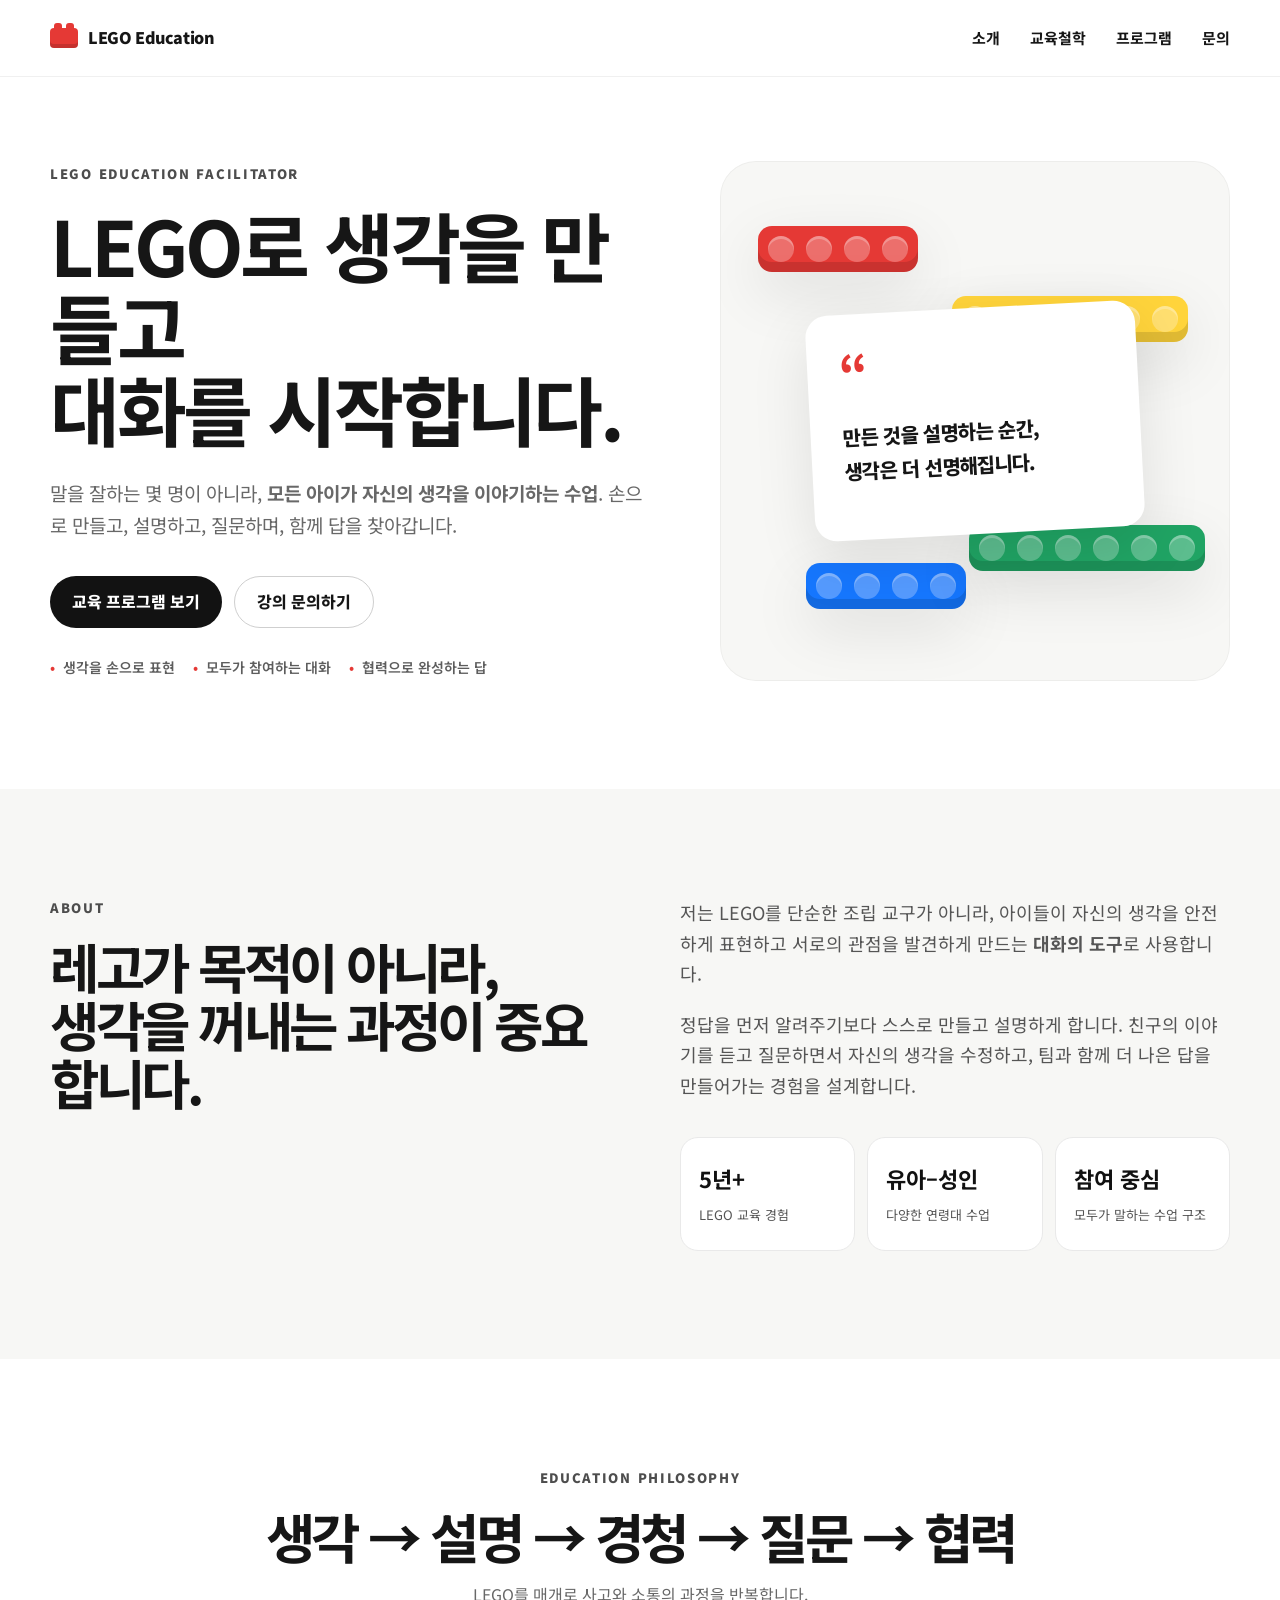
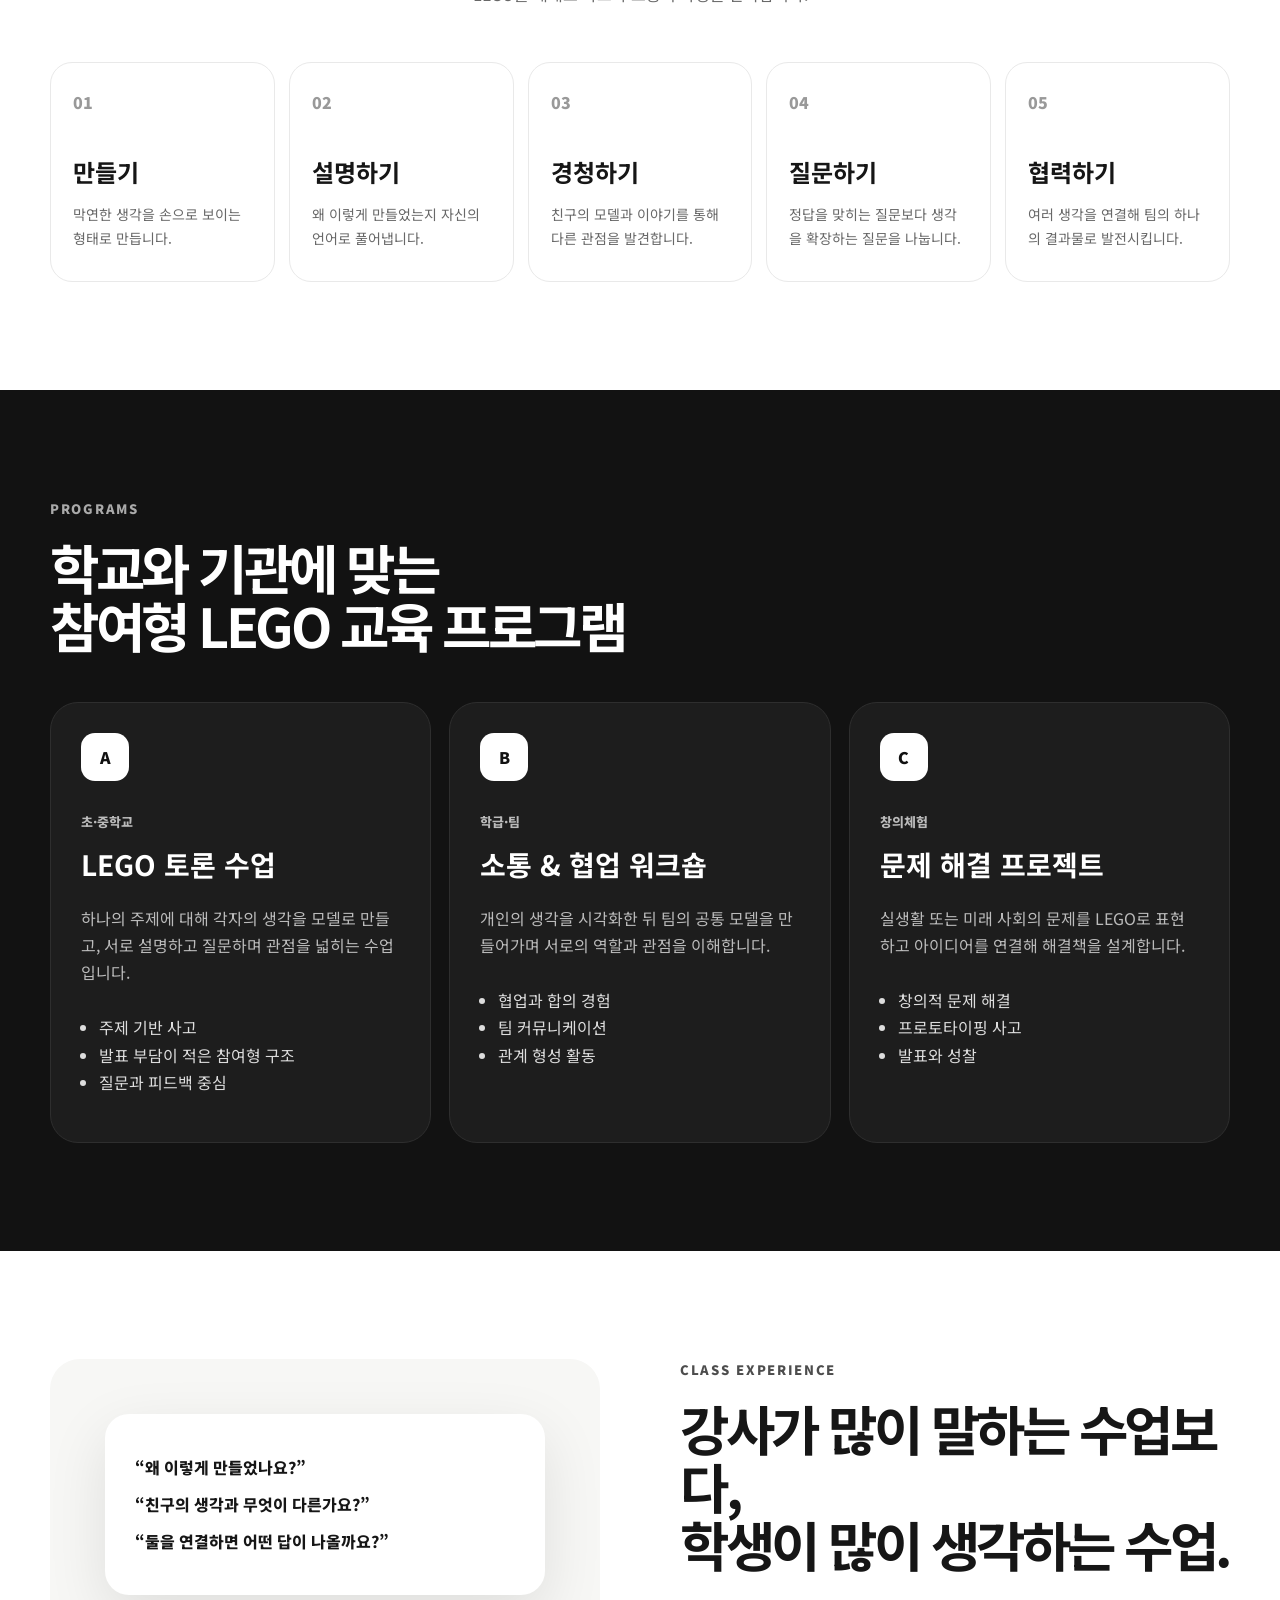
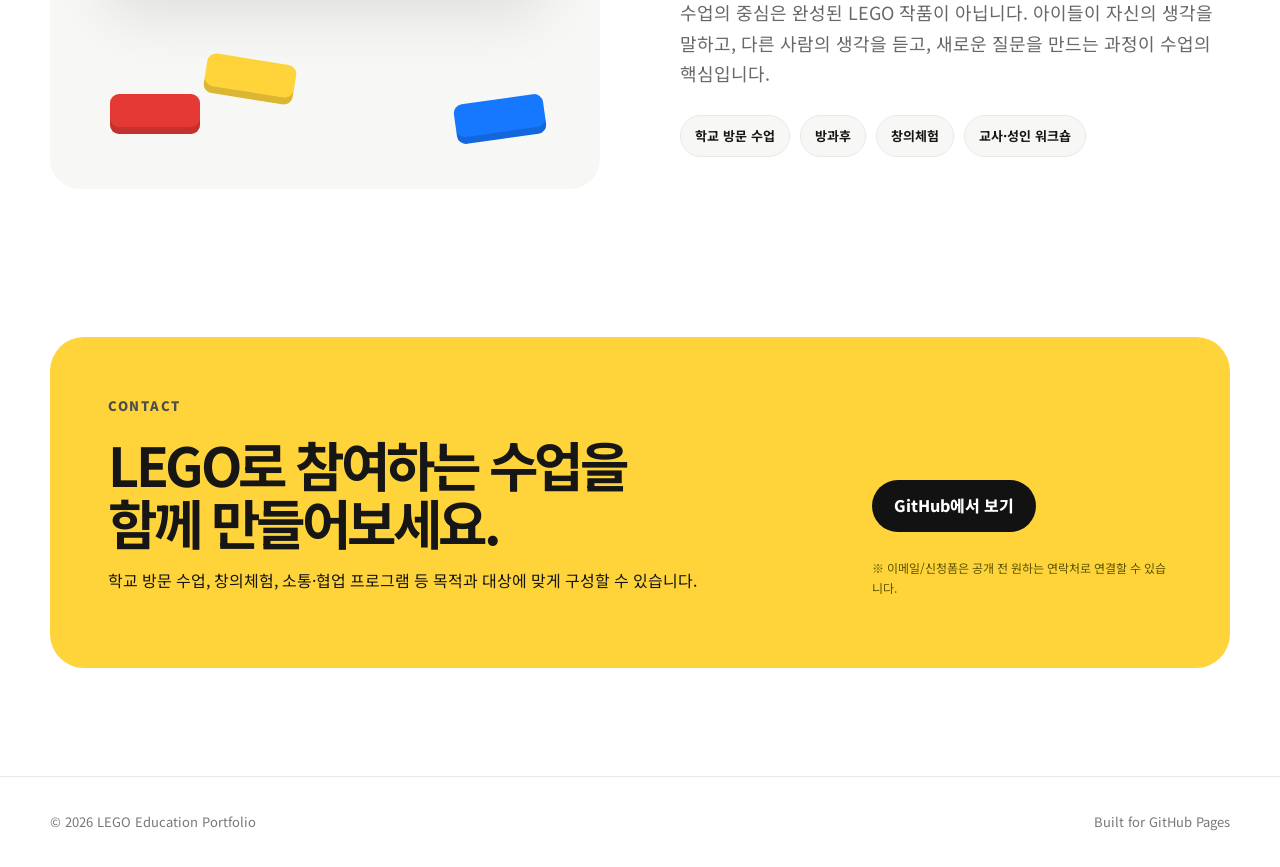
<file: index.html>
<!doctype html>
<html lang="ko">
<head>
  <meta charset="utf-8" />
  <meta name="viewport" content="width=device-width, initial-scale=1" />
  <meta name="description" content="LEGO를 통해 생각을 만들고, 설명하고, 듣고, 질문하고, 함께 답을 찾아가는 교육을 소개합니다." />
  <meta property="og:title" content="LEGO로 생각을 만들고 대화를 시작합니다" />
  <meta property="og:description" content="모든 아이가 자신의 생각을 이야기하는 LEGO 교육" />
  <meta property="og:type" content="website" />
  <title>LEGO Education Facilitator | LEGO로 생각을 만들고 대화를 시작합니다</title>
  <link rel="preconnect" href="https://fonts.googleapis.com" />
  <link rel="preconnect" href="https://fonts.gstatic.com" crossorigin />
  <link href="https://fonts.googleapis.com/css2?family=Noto+Sans+KR:wght@400;500;600;700;800;900&display=swap" rel="stylesheet" />
  <link rel="stylesheet" href="styles.css" />
</head>
<body>
  <header class="site-header">
    <div class="container nav-wrap">
      <a class="brand" href="#top" aria-label="홈으로">
        <span class="brand-brick" aria-hidden="true"></span>
        <span>LEGO Education</span>
      </a>
      <nav class="nav" aria-label="주요 메뉴">
        <a href="#about">소개</a>
        <a href="#philosophy">교육철학</a>
        <a href="#programs">프로그램</a>
        <a href="#contact">문의</a>
      </nav>
      <button class="menu-btn" aria-label="메뉴 열기" aria-expanded="false">☰</button>
    </div>
  </header>

  <main id="top">
    <section class="hero section-pad">
      <div class="container hero-grid">
        <div class="hero-copy reveal">
          <p class="eyebrow">LEGO EDUCATION FACILITATOR</p>
          <h1>LEGO로 생각을 만들고<br />대화를 시작합니다.</h1>
          <p class="hero-desc">말을 잘하는 몇 명이 아니라, <strong>모든 아이가 자신의 생각을 이야기하는 수업</strong>. 손으로 만들고, 설명하고, 질문하며, 함께 답을 찾아갑니다.</p>
          <div class="hero-actions">
            <a class="btn btn-primary" href="#programs">교육 프로그램 보기</a>
            <a class="btn btn-ghost" href="#contact">강의 문의하기</a>
          </div>
          <div class="hero-points" aria-label="핵심 가치">
            <span>생각을 손으로 표현</span>
            <span>모두가 참여하는 대화</span>
            <span>협력으로 완성하는 답</span>
          </div>
        </div>

        <div class="brick-stage reveal" aria-label="LEGO 교육을 상징하는 추상 블록 그래픽">
          <div class="brick red b1"><i></i><i></i><i></i><i></i></div>
          <div class="brick yellow b2"><i></i><i></i><i></i><i></i><i></i><i></i></div>
          <div class="brick blue b3"><i></i><i></i><i></i><i></i></div>
          <div class="brick green b4"><i></i><i></i><i></i><i></i><i></i><i></i></div>
          <div class="speech-card">
            <span class="quote-mark">“</span>
            <p>만든 것을 설명하는 순간,<br />생각은 더 선명해집니다.</p>
          </div>
        </div>
      </div>
    </section>

    <section id="about" class="section-pad light-section">
      <div class="container split-grid">
        <div class="section-heading reveal">
          <p class="eyebrow">ABOUT</p>
          <h2>레고가 목적이 아니라,<br />생각을 꺼내는 과정이 중요합니다.</h2>
        </div>
        <div class="prose reveal">
          <p>저는 LEGO를 단순한 조립 교구가 아니라, 아이들이 자신의 생각을 안전하게 표현하고 서로의 관점을 발견하게 만드는 <strong>대화의 도구</strong>로 사용합니다.</p>
          <p>정답을 먼저 알려주기보다 스스로 만들고 설명하게 합니다. 친구의 이야기를 듣고 질문하면서 자신의 생각을 수정하고, 팀과 함께 더 나은 답을 만들어가는 경험을 설계합니다.</p>
          <div class="stat-row">
            <div><strong>5년+</strong><span>LEGO 교육 경험</span></div>
            <div><strong>유아–성인</strong><span>다양한 연령대 수업</span></div>
            <div><strong>참여 중심</strong><span>모두가 말하는 수업 구조</span></div>
          </div>
        </div>
      </div>
    </section>

    <section id="philosophy" class="section-pad">
      <div class="container">
        <div class="section-heading centered reveal">
          <p class="eyebrow">EDUCATION PHILOSOPHY</p>
          <h2>생각 → 설명 → 경청 → 질문 → 협력</h2>
          <p>LEGO를 매개로 사고와 소통의 과정을 반복합니다.</p>
        </div>
        <div class="process-grid">
          <article class="process-card reveal"><span>01</span><h3>만들기</h3><p>막연한 생각을 손으로 보이는 형태로 만듭니다.</p></article>
          <article class="process-card reveal"><span>02</span><h3>설명하기</h3><p>왜 이렇게 만들었는지 자신의 언어로 풀어냅니다.</p></article>
          <article class="process-card reveal"><span>03</span><h3>경청하기</h3><p>친구의 모델과 이야기를 통해 다른 관점을 발견합니다.</p></article>
          <article class="process-card reveal"><span>04</span><h3>질문하기</h3><p>정답을 맞히는 질문보다 생각을 확장하는 질문을 나눕니다.</p></article>
          <article class="process-card reveal"><span>05</span><h3>협력하기</h3><p>여러 생각을 연결해 팀의 하나의 결과물로 발전시킵니다.</p></article>
        </div>
      </div>
    </section>

    <section id="programs" class="section-pad dark-section">
      <div class="container">
        <div class="section-heading reveal">
          <p class="eyebrow">PROGRAMS</p>
          <h2>학교와 기관에 맞는<br />참여형 LEGO 교육 프로그램</h2>
        </div>
        <div class="program-grid">
          <article class="program-card reveal">
            <div class="program-icon">A</div>
            <p class="tag">초·중학교</p>
            <h3>LEGO 토론 수업</h3>
            <p>하나의 주제에 대해 각자의 생각을 모델로 만들고, 서로 설명하고 질문하며 관점을 넓히는 수업입니다.</p>
            <ul><li>주제 기반 사고</li><li>발표 부담이 적은 참여형 구조</li><li>질문과 피드백 중심</li></ul>
          </article>
          <article class="program-card reveal">
            <div class="program-icon">B</div>
            <p class="tag">학급·팀</p>
            <h3>소통 & 협업 워크숍</h3>
            <p>개인의 생각을 시각화한 뒤 팀의 공통 모델을 만들어가며 서로의 역할과 관점을 이해합니다.</p>
            <ul><li>협업과 합의 경험</li><li>팀 커뮤니케이션</li><li>관계 형성 활동</li></ul>
          </article>
          <article class="program-card reveal">
            <div class="program-icon">C</div>
            <p class="tag">창의체험</p>
            <h3>문제 해결 프로젝트</h3>
            <p>실생활 또는 미래 사회의 문제를 LEGO로 표현하고 아이디어를 연결해 해결책을 설계합니다.</p>
            <ul><li>창의적 문제 해결</li><li>프로토타이핑 사고</li><li>발표와 성찰</li></ul>
          </article>
        </div>
      </div>
    </section>

    <section class="section-pad">
      <div class="container split-grid reverse-mobile">
        <div class="class-visual reveal" aria-hidden="true">
          <div class="mini-brick mb1"></div><div class="mini-brick mb2"></div><div class="mini-brick mb3"></div>
          <div class="board-card"><p>“왜 이렇게 만들었나요?”</p><p>“친구의 생각과 무엇이 다른가요?”</p><p>“둘을 연결하면 어떤 답이 나올까요?”</p></div>
        </div>
        <div class="section-heading reveal">
          <p class="eyebrow">CLASS EXPERIENCE</p>
          <h2>강사가 많이 말하는 수업보다,<br />학생이 많이 생각하는 수업.</h2>
          <p class="body-copy">수업의 중심은 완성된 LEGO 작품이 아닙니다. 아이들이 자신의 생각을 말하고, 다른 사람의 생각을 듣고, 새로운 질문을 만드는 과정이 수업의 핵심입니다.</p>
          <div class="audience-chips"><span>학교 방문 수업</span><span>방과후</span><span>창의체험</span><span>교사·성인 워크숍</span></div>
        </div>
      </div>
    </section>

    <section id="contact" class="contact-section section-pad">
      <div class="container contact-card reveal">
        <div>
          <p class="eyebrow">CONTACT</p>
          <h2>LEGO로 참여하는 수업을<br />함께 만들어보세요.</h2>
          <p>학교 방문 수업, 창의체험, 소통·협업 프로그램 등 목적과 대상에 맞게 구성할 수 있습니다.</p>
        </div>
        <div class="contact-actions">
          <a class="btn btn-primary" href="https://github.com/bonghankhan" target="_blank" rel="noreferrer">GitHub에서 보기</a>
          <p class="contact-note">※ 이메일/신청폼은 공개 전 원하는 연락처로 연결할 수 있습니다.</p>
        </div>
      </div>
    </section>
  </main>

  <footer>
    <div class="container footer-wrap">
      <span>© <span id="year"></span> LEGO Education Portfolio</span>
      <span>Built for GitHub Pages</span>
    </div>
  </footer>

  <script src="script.js"></script>
</body>
</html>
</file>
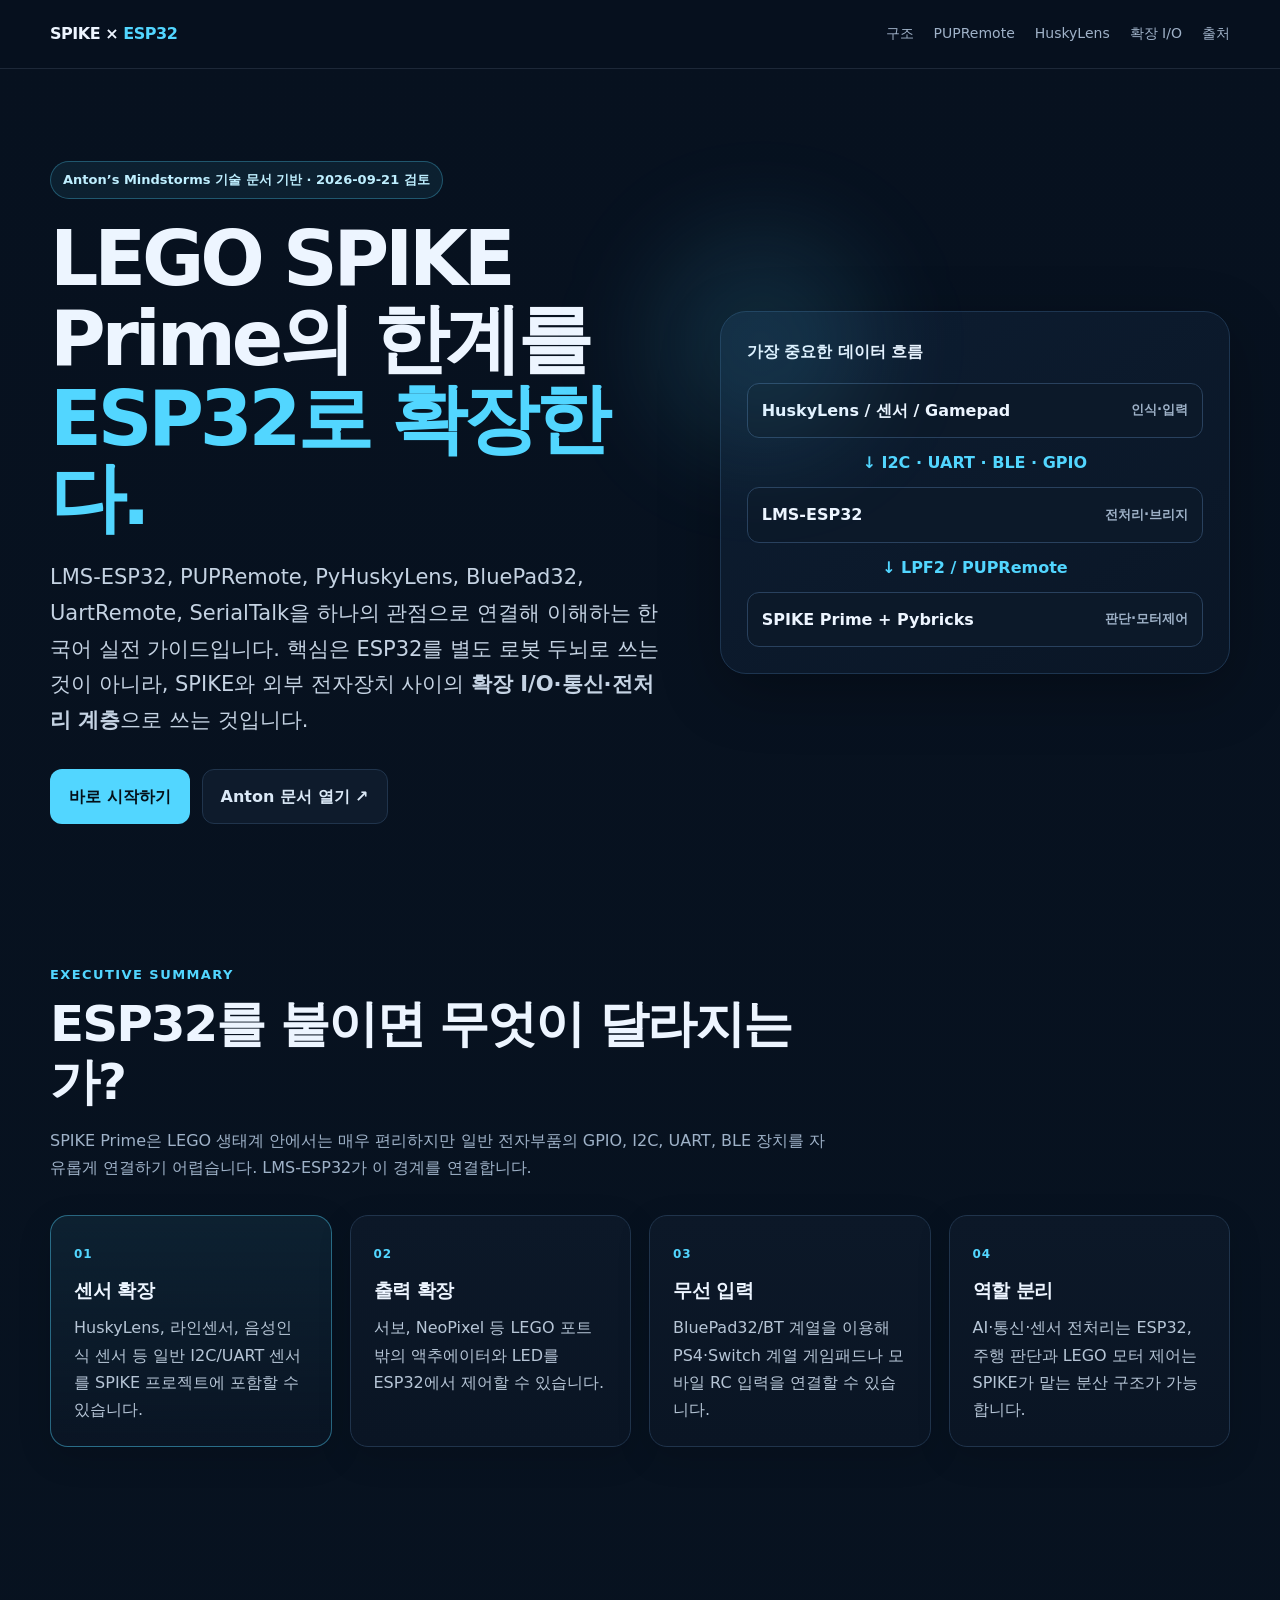
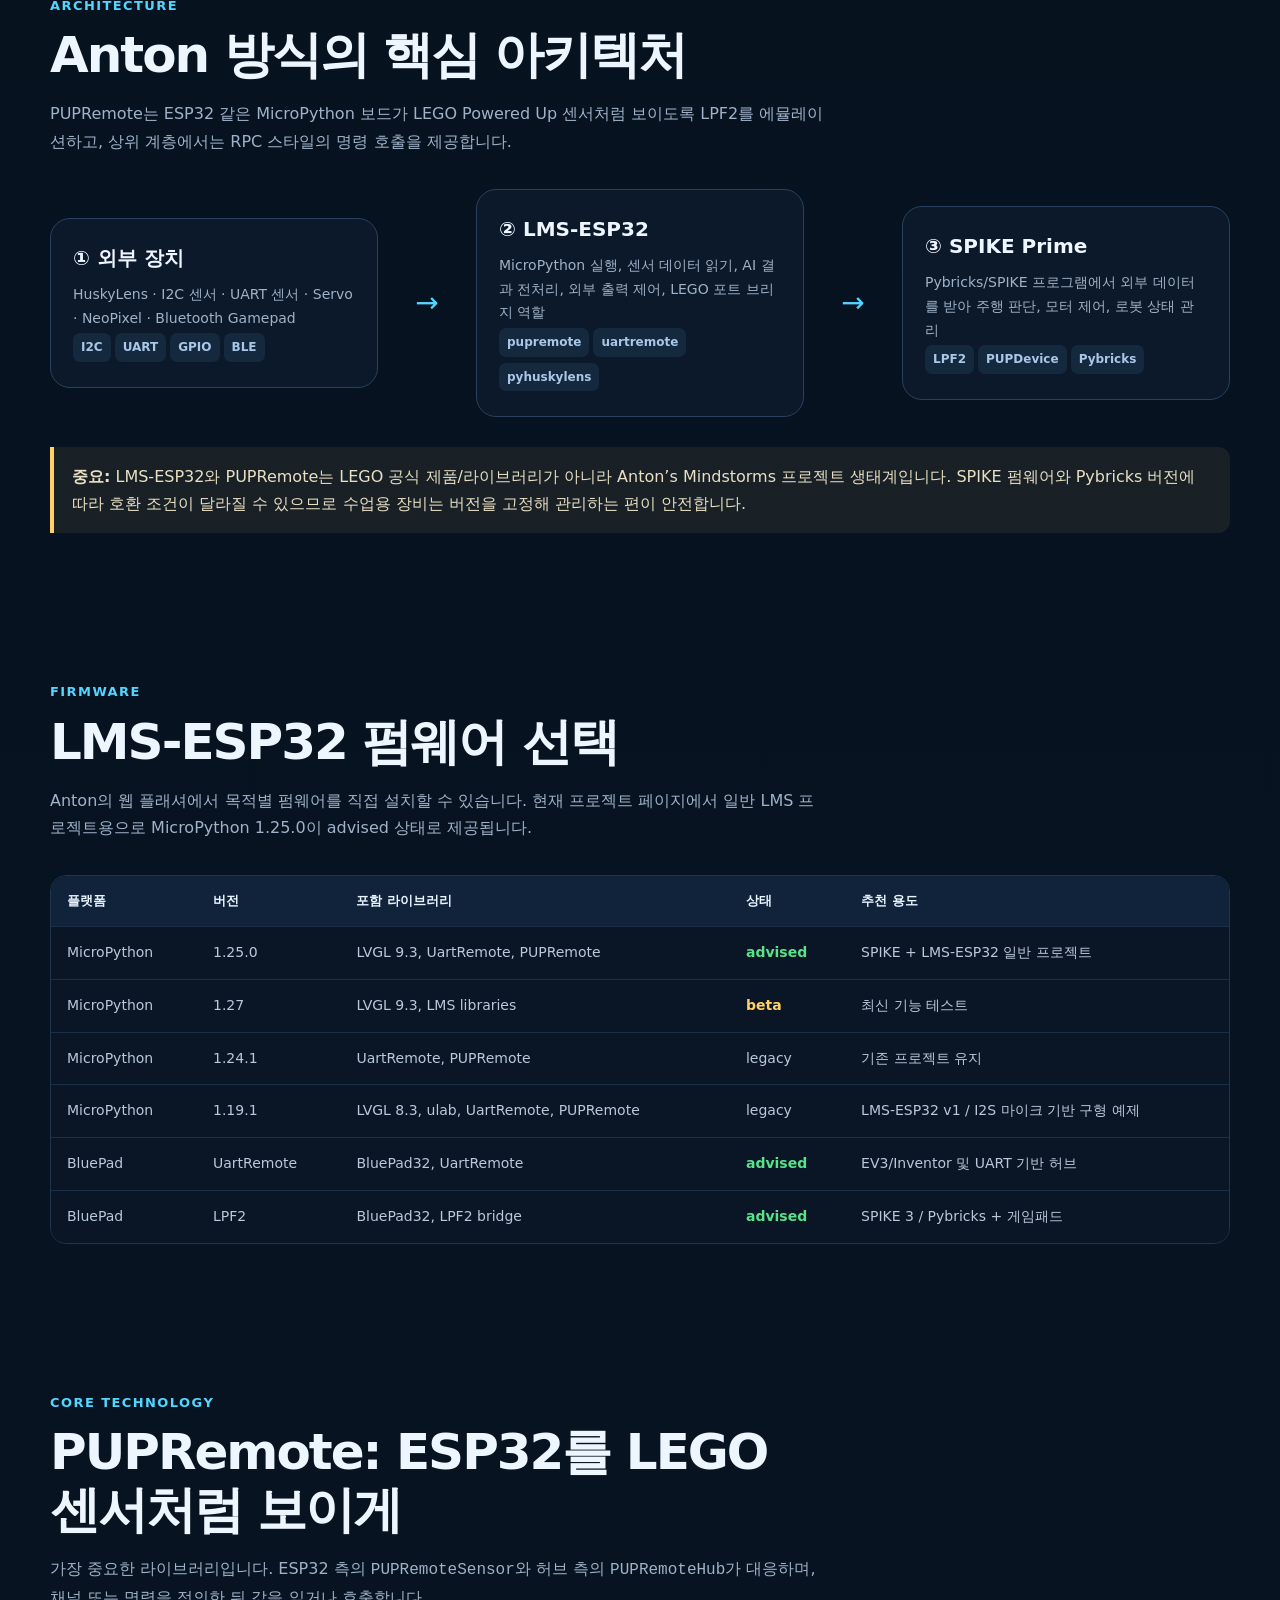
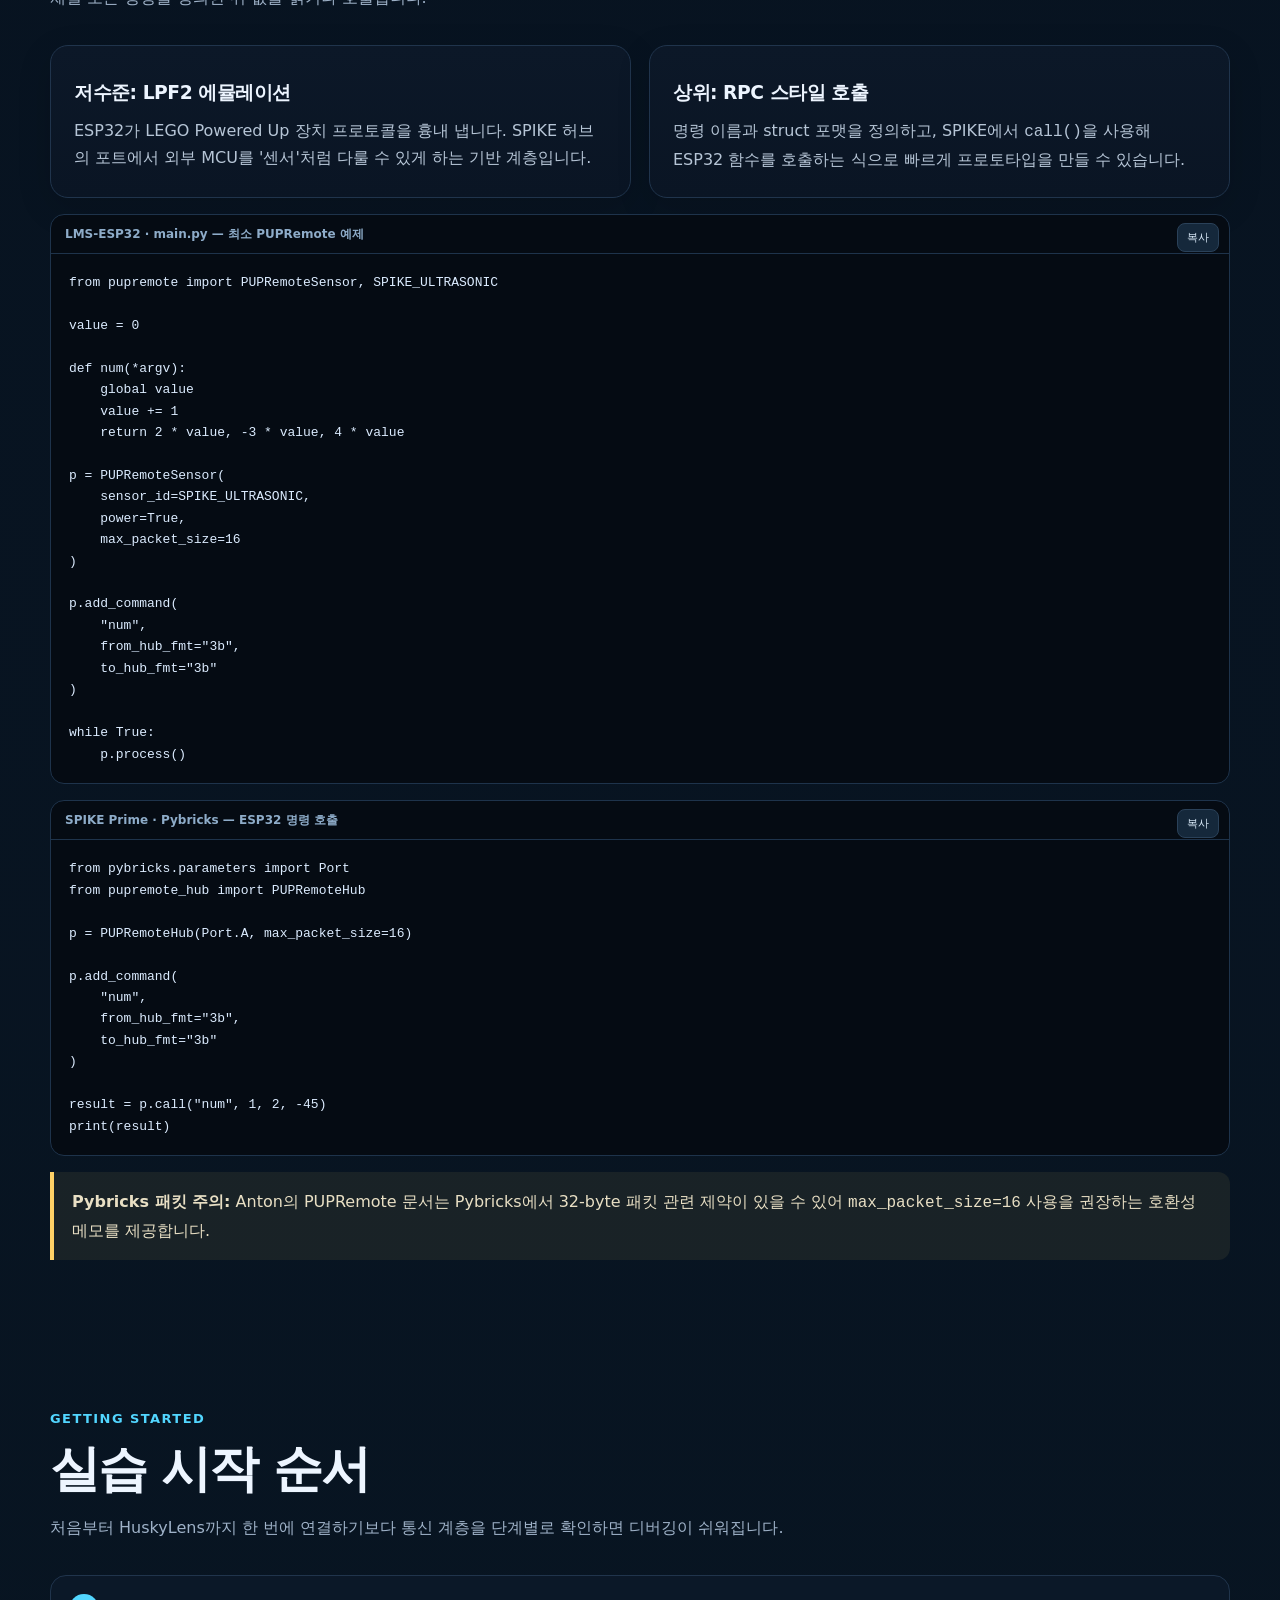
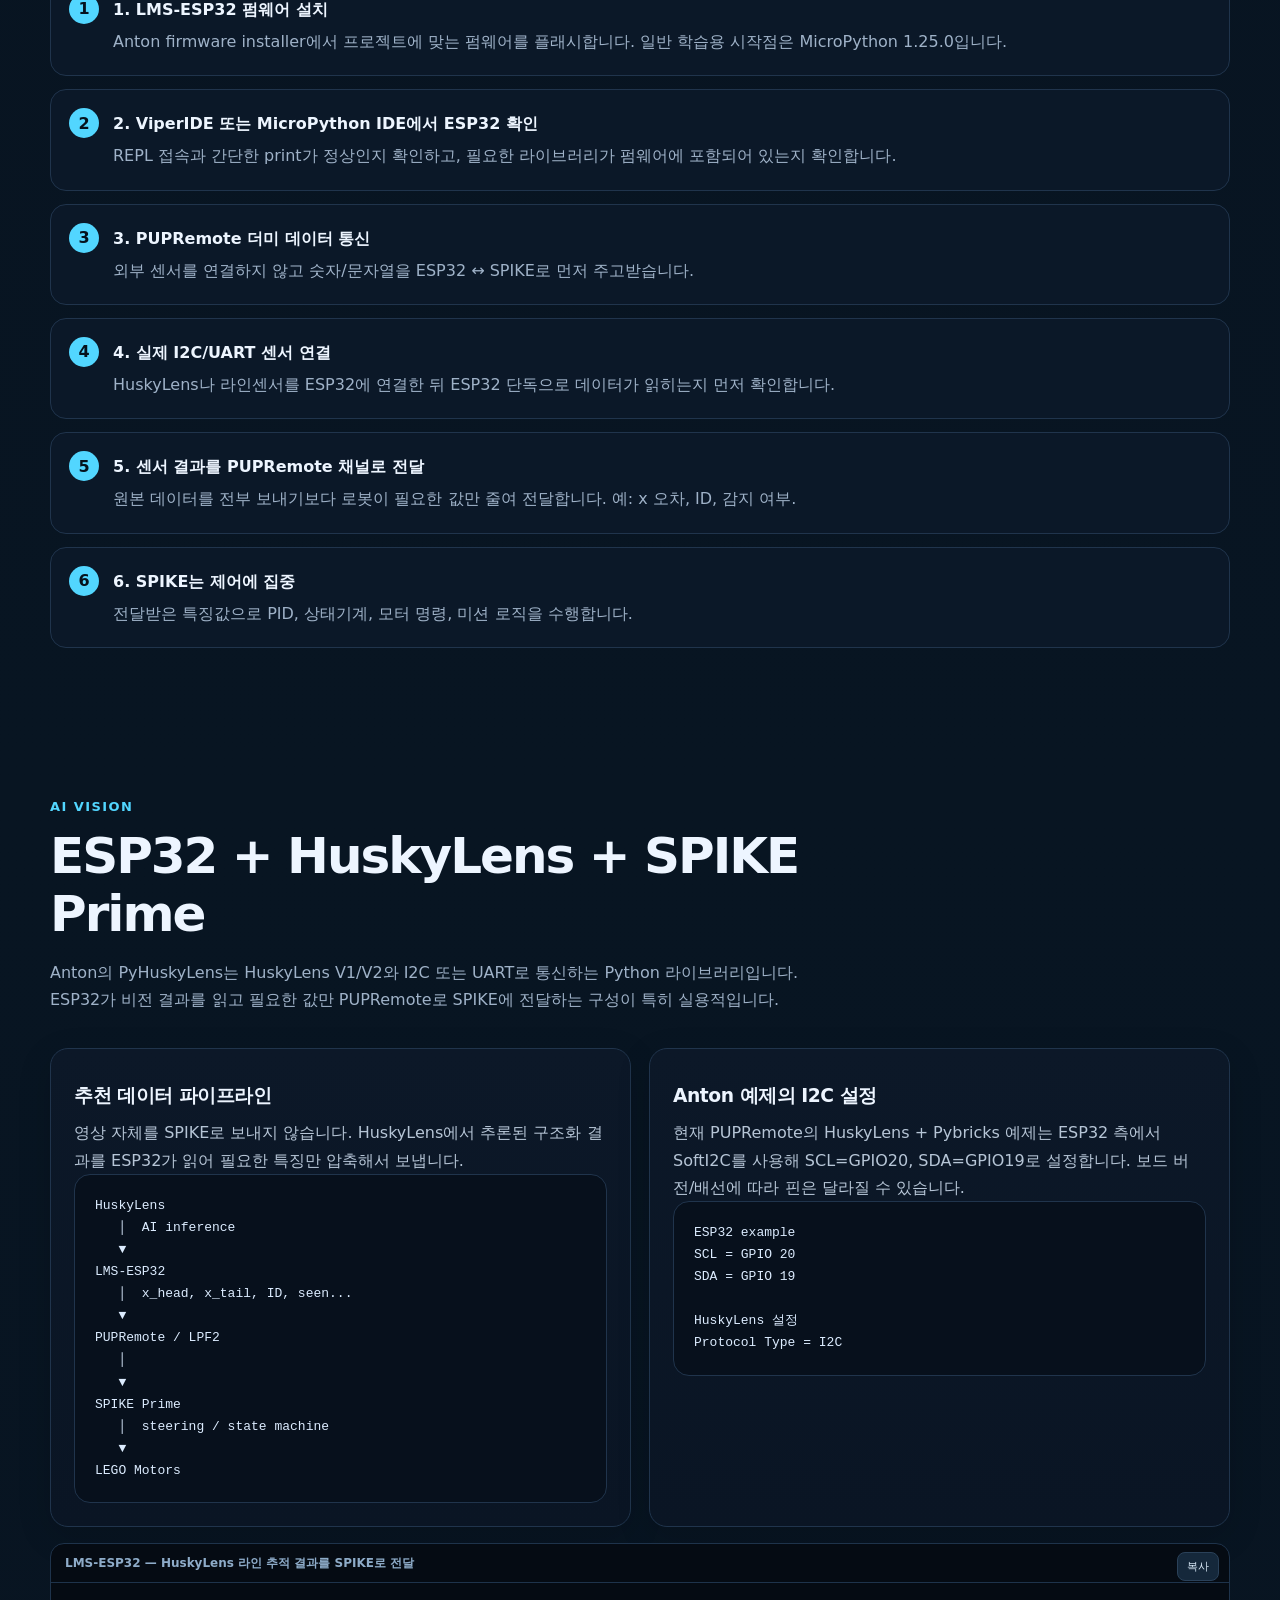
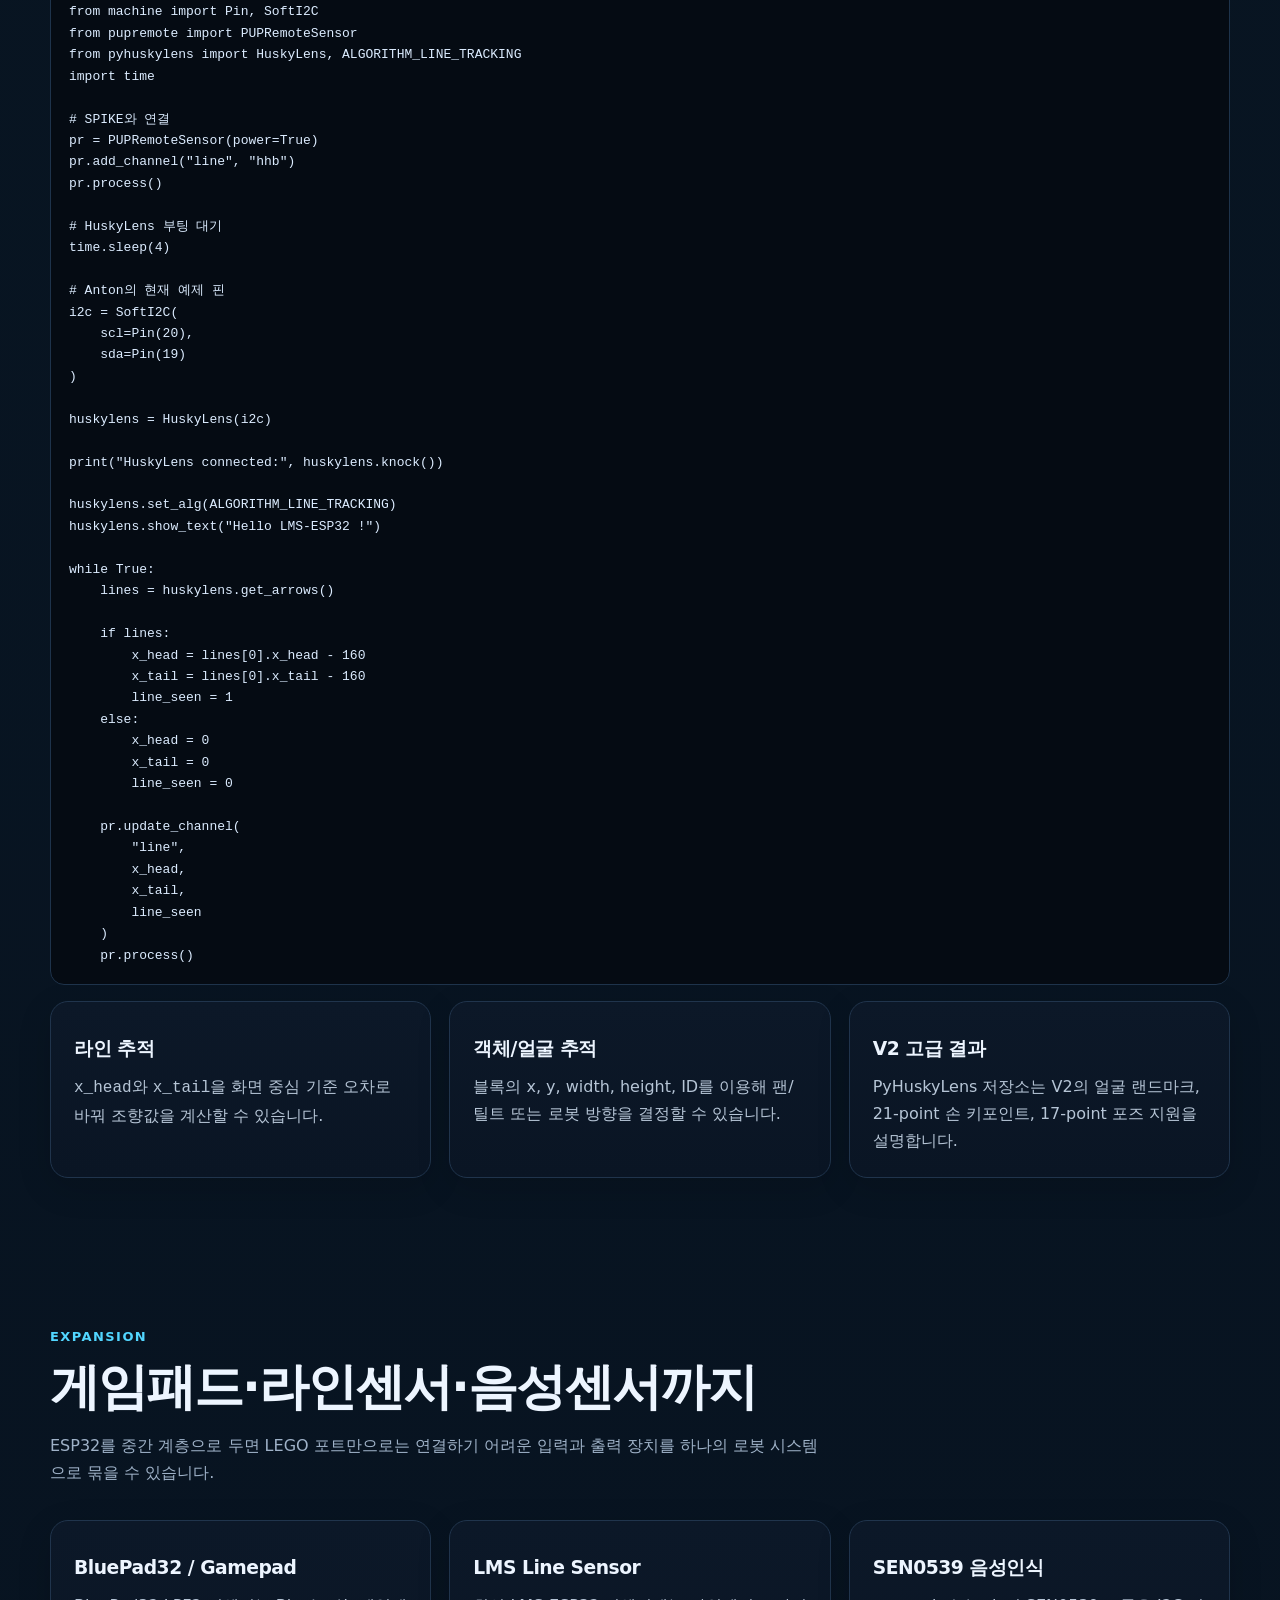
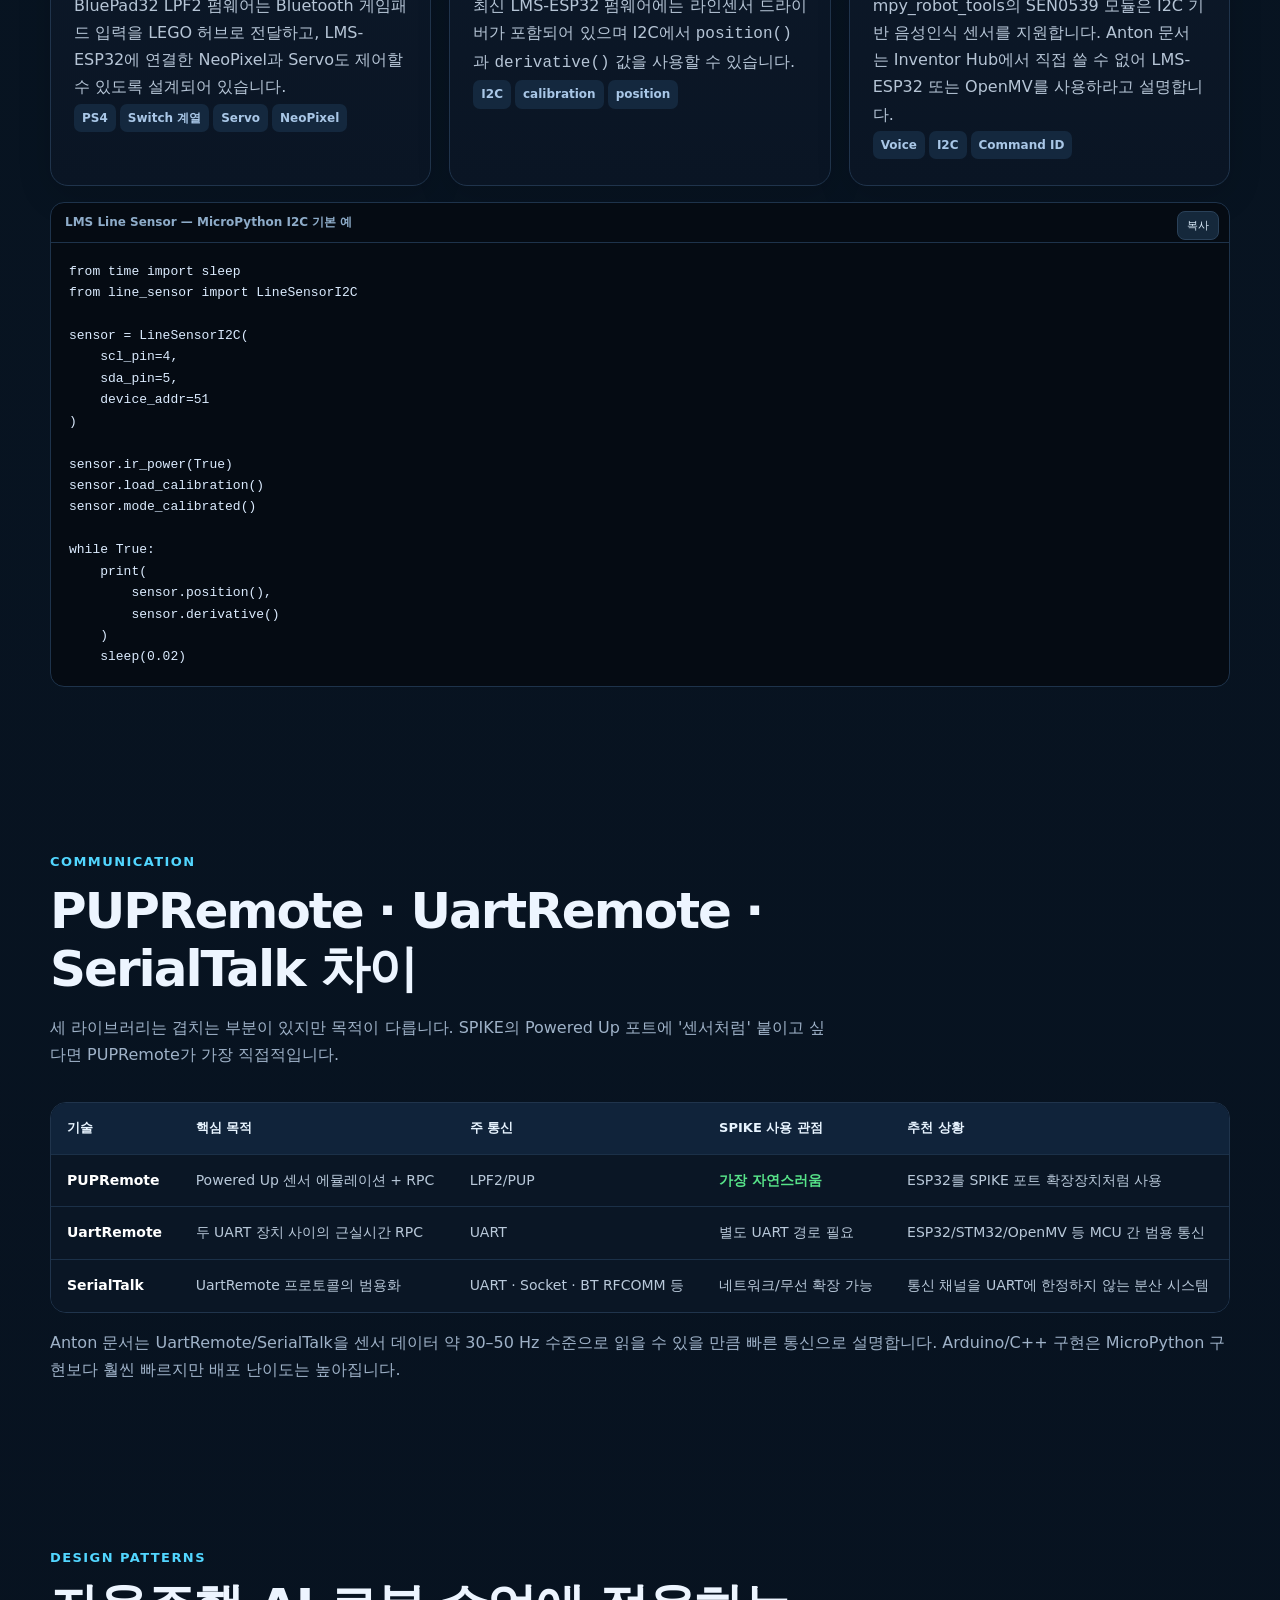
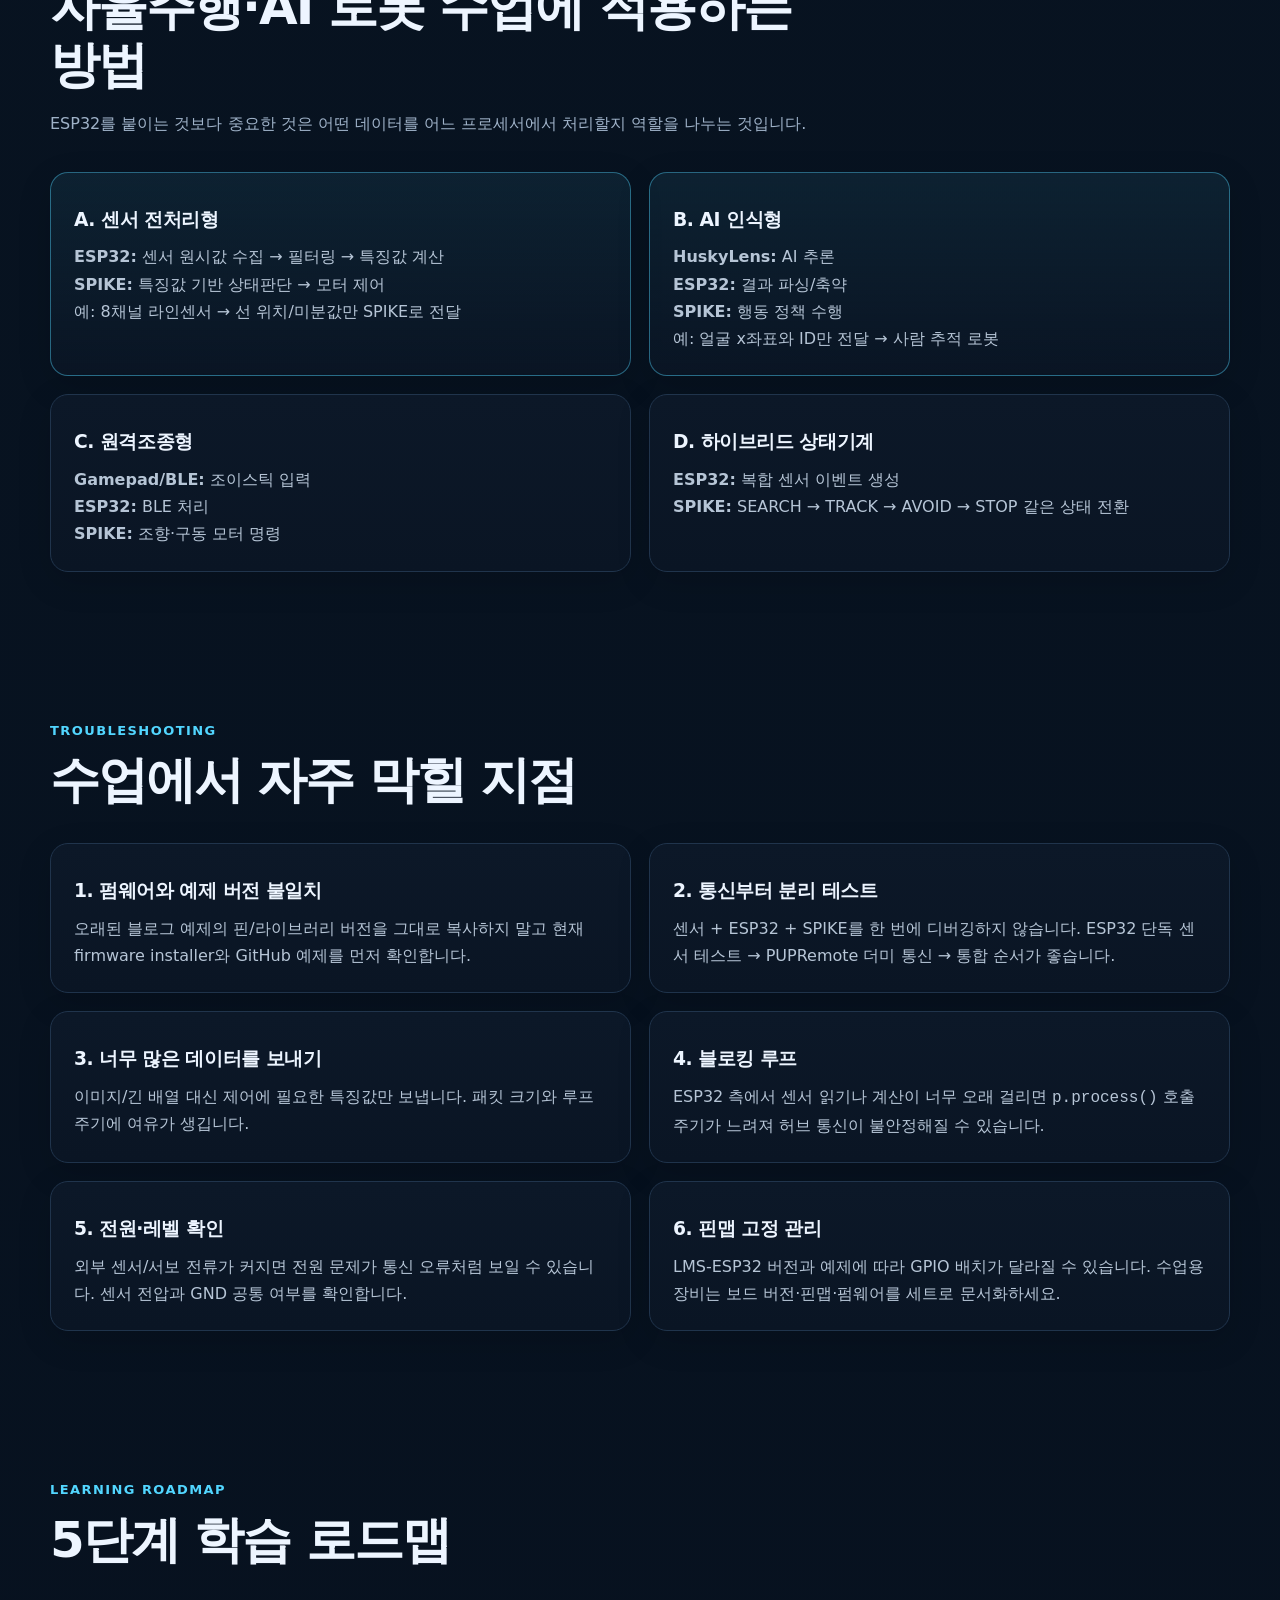
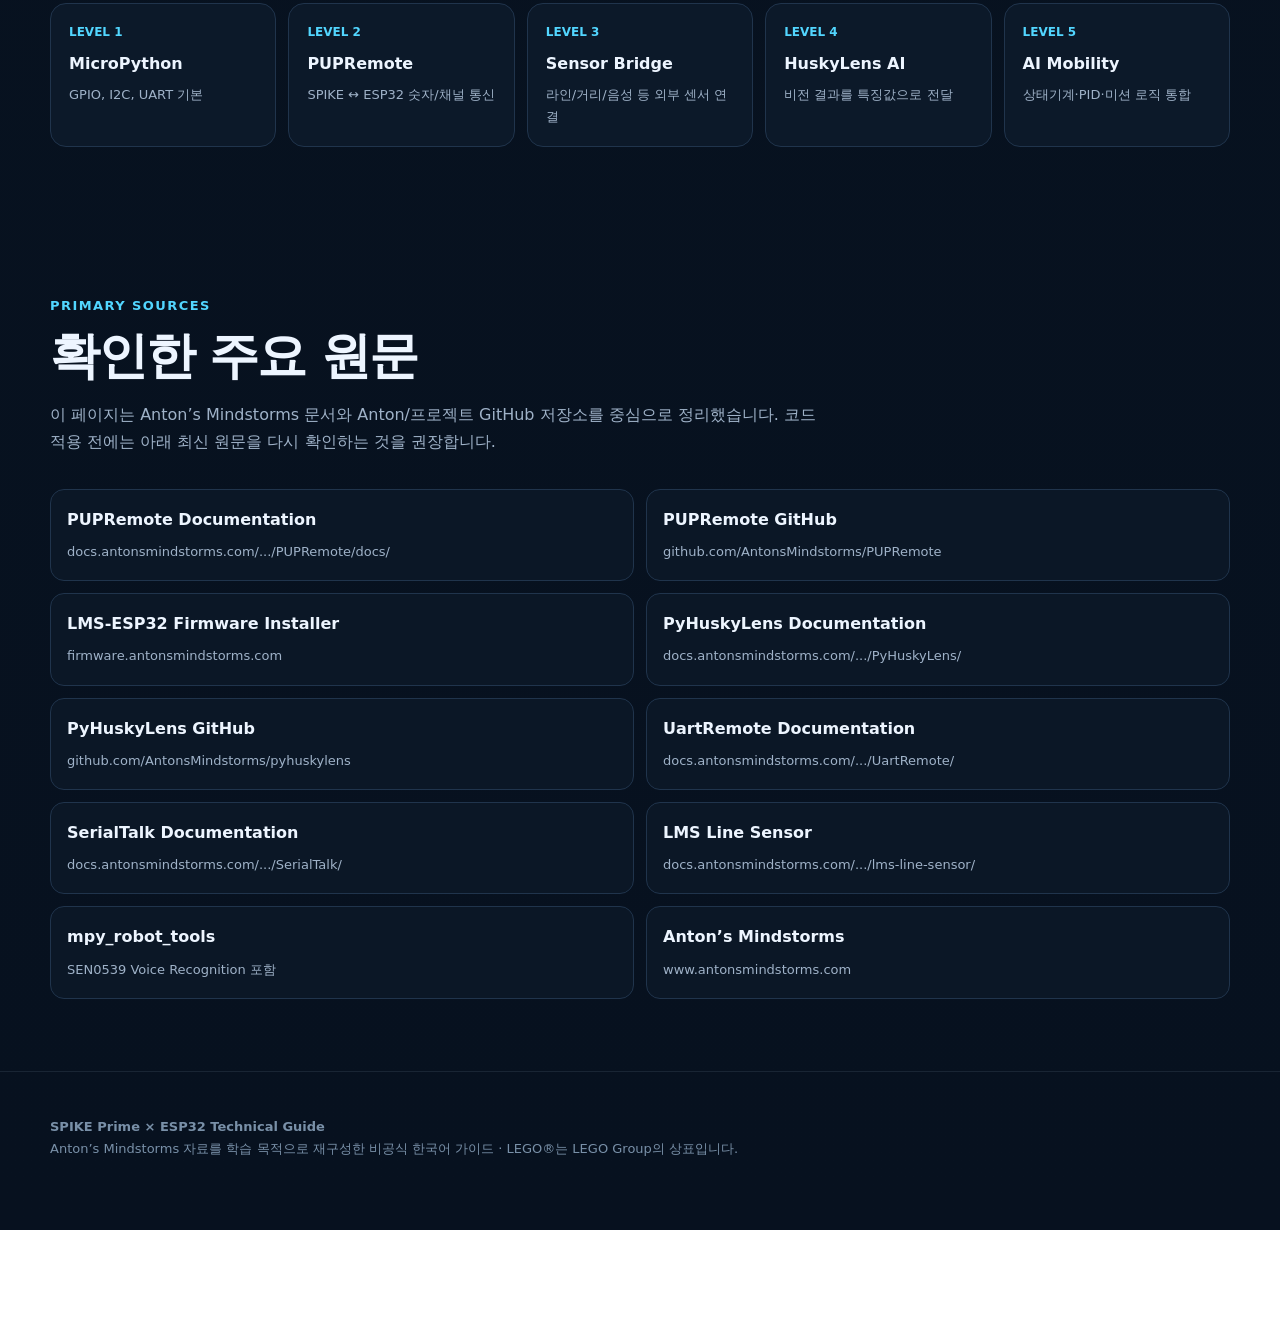
<file: anton-esp32/index.html>
<!doctype html>
<html lang="ko">
<head>
  <meta charset="utf-8" />
  <meta name="viewport" content="width=device-width, initial-scale=1" />
  <meta name="description" content="Anton’s Mindstorms의 LMS-ESP32, PUPRemote, PyHuskyLens, BluePad32, UartRemote, SerialTalk을 SPIKE Prime 관점에서 정리한 한국어 기술 가이드" />
  <meta property="og:title" content="SPIKE Prime × ESP32 | Anton’s Mindstorms 기술 가이드" />
  <meta property="og:description" content="LEGO SPIKE Prime을 ESP32, HuskyLens, 게임패드, I2C/UART 센서로 확장하는 방법" />
  <meta property="og:type" content="website" />
  <title>SPIKE Prime × ESP32 | Anton’s Mindstorms 기술 가이드</title>
  <style>
    :root{
      --bg:#07111f;--panel:#0c1828;--panel2:#101f32;--line:#20344c;
      --text:#edf5ff;--muted:#9fb2c8;--cyan:#52d6ff;--green:#57e389;
      --yellow:#ffd166;--orange:#ff9f68;--red:#ff6b7a;--blue:#74a7ff;
      --code:#050b13;--max:1180px;--shadow:0 18px 60px rgba(0,0,0,.28);
    }
    *{box-sizing:border-box} html{scroll-behavior:smooth}
    body{margin:0;background:linear-gradient(180deg,#07111f 0%,#081522 45%,#07111f 100%);color:var(--text);font-family:Inter,Pretendard,"Noto Sans KR",system-ui,-apple-system,BlinkMacSystemFont,"Segoe UI",sans-serif;line-height:1.7}
    a{color:inherit} .wrap{width:min(var(--max),calc(100% - 36px));margin:auto}
    header{position:sticky;top:0;z-index:30;background:rgba(7,17,31,.88);backdrop-filter:blur(18px);border-bottom:1px solid rgba(159,178,200,.15)}
    .nav{height:68px;display:flex;align-items:center;gap:20px}.brand{font-weight:900;text-decoration:none;letter-spacing:-.03em;margin-right:auto}.brand b{color:var(--cyan)}
    .nav a.link{font-size:14px;color:var(--muted);text-decoration:none}.nav a.link:hover{color:#fff}
    .hero{padding:92px 0 64px;overflow:hidden}.hero-grid{display:grid;grid-template-columns:1.1fr .9fr;gap:46px;align-items:center}
    .pill{display:inline-flex;gap:8px;align-items:center;border:1px solid rgba(82,214,255,.3);background:rgba(82,214,255,.08);color:#bfefff;padding:7px 12px;border-radius:999px;font-size:13px;font-weight:800}
    h1{font-size:clamp(42px,6vw,76px);line-height:1.05;letter-spacing:-.055em;margin:20px 0 22px} h1 em{font-style:normal;color:var(--cyan)}
    .lead{font-size:clamp(17px,2vw,21px);color:#c5d3e3;max-width:760px}
    .hero-actions{display:flex;flex-wrap:wrap;gap:12px;margin-top:30px}.btn{display:inline-flex;align-items:center;justify-content:center;padding:13px 18px;border-radius:12px;text-decoration:none;font-weight:800;border:1px solid var(--line)}
    .btn.primary{background:var(--cyan);color:#041019;border-color:transparent}.btn.ghost{background:#0e1b2c;color:#dbe9f7}
    .hero-card{position:relative;background:linear-gradient(145deg,#0d1d31,#0a1626);border:1px solid #1d3550;border-radius:26px;padding:26px;box-shadow:var(--shadow)}
    .hero-card:before{content:"";position:absolute;inset:-80px auto auto -70px;width:220px;height:220px;background:rgba(82,214,255,.12);filter:blur(50px);border-radius:50%}
    .mini-title{font-weight:900;margin-bottom:18px}.stack{display:grid;gap:11px}.node{padding:13px 14px;border-radius:12px;border:1px solid #29415e;background:#0c1929;display:flex;justify-content:space-between;align-items:center;font-weight:700}.node small{color:var(--muted);font-weight:600}
    .arrow{text-align:center;color:var(--cyan);font-weight:900}
    section{padding:72px 0}.section-head{max-width:780px;margin-bottom:34px}.kicker{color:var(--cyan);font-size:13px;font-weight:900;letter-spacing:.11em;text-transform:uppercase}
    h2{font-size:clamp(30px,4.3vw,50px);line-height:1.16;letter-spacing:-.04em;margin:8px 0 14px} h3{letter-spacing:-.025em}
    .section-head p,.muted{color:var(--muted)}
    .grid{display:grid;gap:18px}.g2{grid-template-columns:repeat(2,1fr)}.g3{grid-template-columns:repeat(3,1fr)}.g4{grid-template-columns:repeat(4,1fr)}
    .card{background:linear-gradient(180deg,var(--panel),#0a1524);border:1px solid var(--line);border-radius:18px;padding:23px;box-shadow:0 10px 34px rgba(0,0,0,.14)}
    .card h3{margin:8px 0 8px}.card p{margin:0;color:#b6c5d6}.num{font-size:12px;font-weight:900;color:var(--cyan);letter-spacing:.08em}
    .accent{border-color:rgba(82,214,255,.42);background:linear-gradient(180deg,rgba(82,214,255,.08),#0a1524)}
    .note{border-left:4px solid var(--yellow);background:rgba(255,209,102,.07);padding:16px 18px;border-radius:0 12px 12px 0;color:#e8dfc4}
    .architecture{display:grid;grid-template-columns:1fr 78px 1fr 78px 1fr;align-items:center;gap:10px;margin:30px 0}
    .arch-box{min-height:170px;border:1px solid #29415e;border-radius:20px;background:#0c192a;padding:22px}.arch-box strong{display:block;font-size:20px;margin-bottom:8px}.arch-box p{margin:0;color:var(--muted);font-size:14px}
    .arch-arrow{text-align:center;font-size:28px;color:var(--cyan)}
    .label{display:inline-block;padding:4px 8px;border-radius:7px;background:#14283e;color:#a9c7e7;font-size:12px;font-weight:800;margin:3px 4px 3px 0}
    .table-wrap{overflow:auto;border:1px solid var(--line);border-radius:16px}table{border-collapse:collapse;width:100%;min-width:760px;background:#0a1625}th,td{padding:14px 16px;text-align:left;border-bottom:1px solid #1b3048;vertical-align:top}th{background:#10233a;color:#e8f4ff;font-size:13px}td{color:#b9c9da;font-size:14px}tr:last-child td{border-bottom:0}
    code{font-family:"SFMono-Regular",Consolas,"Liberation Mono",monospace}.codebox{position:relative;background:var(--code);border:1px solid #1e334b;border-radius:14px;overflow:hidden;margin:16px 0}.code-title{padding:9px 14px;border-bottom:1px solid #1e334b;color:#8eacc9;font-size:12px;font-weight:800}.codebox pre{margin:0;padding:18px;overflow:auto;color:#dcecff;font-size:13px;line-height:1.65}
    .copy{position:absolute;right:10px;top:8px;background:#15283b;border:1px solid #2a4159;color:#d7e7f6;border-radius:8px;padding:6px 9px;font-size:11px;cursor:pointer}
    .steps{counter-reset:step;display:grid;gap:13px}.step{counter-increment:step;background:#0b1828;border:1px solid var(--line);border-radius:16px;padding:20px 20px 20px 62px;position:relative}.step:before{content:counter(step);position:absolute;left:18px;top:18px;width:30px;height:30px;display:grid;place-items:center;border-radius:50%;background:var(--cyan);color:#05121d;font-weight:900}.step strong{display:block;margin-bottom:5px}.step p{margin:0;color:var(--muted)}
    .compare td:first-child{color:#fff;font-weight:800}.good{color:var(--green);font-weight:800}.warn{color:var(--yellow);font-weight:800}.bad{color:var(--red);font-weight:800}
    .wiring{display:grid;grid-template-columns:1fr 1fr;gap:18px}.pinmap{font-family:monospace;background:#07101c;border:1px solid var(--line);padding:20px;border-radius:16px;white-space:pre;overflow:auto;color:#dcecff}
    .roadmap{display:grid;grid-template-columns:repeat(5,1fr);gap:12px}.road{padding:18px;border-radius:16px;background:#0c1929;border:1px solid var(--line)}.road b{display:block;color:var(--cyan);font-size:12px;margin-bottom:8px}.road strong{display:block;margin-bottom:7px}.road p{font-size:13px;color:var(--muted);margin:0}
    .source-list{display:grid;grid-template-columns:repeat(2,1fr);gap:12px}.source{display:block;text-decoration:none;border:1px solid var(--line);background:#0b1726;border-radius:14px;padding:16px}.source:hover{border-color:var(--cyan)}.source strong{display:block;margin-bottom:4px}.source span{color:var(--muted);font-size:13px;word-break:break-all}
    footer{padding:44px 0 70px;color:#7990a8;font-size:13px;border-top:1px solid rgba(159,178,200,.12)}
    @media(max-width:900px){.hero-grid,.g3,.g4,.wiring,.source-list{grid-template-columns:1fr}.g2{grid-template-columns:1fr}.architecture{grid-template-columns:1fr}.arch-arrow{transform:rotate(90deg)}.roadmap{grid-template-columns:1fr 1fr}.nav a.link{display:none}.hero{padding-top:68px}}
    @media(max-width:560px){.wrap{width:min(100% - 24px,var(--max))}.roadmap{grid-template-columns:1fr}.hero-actions{display:grid}.btn{width:100%}section{padding:56px 0}}
  </style>
</head>
<body>
<header>
  <div class="wrap nav">
    <a class="brand" href="#top">SPIKE × <b>ESP32</b></a>
    <a class="link" href="#architecture">구조</a>
    <a class="link" href="#pupremote">PUPRemote</a>
    <a class="link" href="#huskylens">HuskyLens</a>
    <a class="link" href="#io">확장 I/O</a>
    <a class="link" href="#sources">출처</a>
  </div>
</header>

<main id="top">
<section class="hero">
  <div class="wrap hero-grid">
    <div>
      <span class="pill">Anton’s Mindstorms 기술 문서 기반 · 2026-09-21 검토</span>
      <h1>LEGO SPIKE Prime의 한계를<br><em>ESP32로 확장한다.</em></h1>
      <p class="lead">LMS-ESP32, PUPRemote, PyHuskyLens, BluePad32, UartRemote, SerialTalk을 하나의 관점으로 연결해 이해하는 한국어 실전 가이드입니다. 핵심은 ESP32를 별도 로봇 두뇌로 쓰는 것이 아니라, SPIKE와 외부 전자장치 사이의 <strong>확장 I/O·통신·전처리 계층</strong>으로 쓰는 것입니다.</p>
      <div class="hero-actions">
        <a class="btn primary" href="#start">바로 시작하기</a>
        <a class="btn ghost" href="https://docs.antonsmindstorms.com/" target="_blank" rel="noreferrer">Anton 문서 열기 ↗</a>
      </div>
    </div>
    <aside class="hero-card">
      <div class="mini-title">가장 중요한 데이터 흐름</div>
      <div class="stack">
        <div class="node"><span>HuskyLens / 센서 / Gamepad</span><small>인식·입력</small></div>
        <div class="arrow">↓ I2C · UART · BLE · GPIO</div>
        <div class="node"><span>LMS-ESP32</span><small>전처리·브리지</small></div>
        <div class="arrow">↓ LPF2 / PUPRemote</div>
        <div class="node"><span>SPIKE Prime + Pybricks</span><small>판단·모터제어</small></div>
      </div>
    </aside>
  </div>
</section>

<section>
  <div class="wrap">
    <div class="section-head">
      <span class="kicker">Executive summary</span>
      <h2>ESP32를 붙이면 무엇이 달라지는가?</h2>
      <p>SPIKE Prime은 LEGO 생태계 안에서는 매우 편리하지만 일반 전자부품의 GPIO, I2C, UART, BLE 장치를 자유롭게 연결하기 어렵습니다. LMS-ESP32가 이 경계를 연결합니다.</p>
    </div>
    <div class="grid g4">
      <article class="card accent"><span class="num">01</span><h3>센서 확장</h3><p>HuskyLens, 라인센서, 음성인식 센서 등 일반 I2C/UART 센서를 SPIKE 프로젝트에 포함할 수 있습니다.</p></article>
      <article class="card"><span class="num">02</span><h3>출력 확장</h3><p>서보, NeoPixel 등 LEGO 포트 밖의 액추에이터와 LED를 ESP32에서 제어할 수 있습니다.</p></article>
      <article class="card"><span class="num">03</span><h3>무선 입력</h3><p>BluePad32/BT 계열을 이용해 PS4·Switch 계열 게임패드나 모바일 RC 입력을 연결할 수 있습니다.</p></article>
      <article class="card"><span class="num">04</span><h3>역할 분리</h3><p>AI·통신·센서 전처리는 ESP32, 주행 판단과 LEGO 모터 제어는 SPIKE가 맡는 분산 구조가 가능합니다.</p></article>
    </div>
  </div>
</section>

<section id="architecture">
  <div class="wrap">
    <div class="section-head">
      <span class="kicker">Architecture</span>
      <h2>Anton 방식의 핵심 아키텍처</h2>
      <p>PUPRemote는 ESP32 같은 MicroPython 보드가 LEGO Powered Up 센서처럼 보이도록 LPF2를 에뮬레이션하고, 상위 계층에서는 RPC 스타일의 명령 호출을 제공합니다.</p>
    </div>
    <div class="architecture">
      <div class="arch-box"><strong>① 외부 장치</strong><p>HuskyLens · I2C 센서 · UART 센서 · Servo · NeoPixel · Bluetooth Gamepad</p><div><span class="label">I2C</span><span class="label">UART</span><span class="label">GPIO</span><span class="label">BLE</span></div></div>
      <div class="arch-arrow">→</div>
      <div class="arch-box"><strong>② LMS-ESP32</strong><p>MicroPython 실행, 센서 데이터 읽기, AI 결과 전처리, 외부 출력 제어, LEGO 포트 브리지 역할</p><div><span class="label">pupremote</span><span class="label">uartremote</span><span class="label">pyhuskylens</span></div></div>
      <div class="arch-arrow">→</div>
      <div class="arch-box"><strong>③ SPIKE Prime</strong><p>Pybricks/SPIKE 프로그램에서 외부 데이터를 받아 주행 판단, 모터 제어, 로봇 상태 관리</p><div><span class="label">LPF2</span><span class="label">PUPDevice</span><span class="label">Pybricks</span></div></div>
    </div>
    <div class="note"><strong>중요:</strong> LMS-ESP32와 PUPRemote는 LEGO 공식 제품/라이브러리가 아니라 Anton’s Mindstorms 프로젝트 생태계입니다. SPIKE 펌웨어와 Pybricks 버전에 따라 호환 조건이 달라질 수 있으므로 수업용 장비는 버전을 고정해 관리하는 편이 안전합니다.</div>
  </div>
</section>

<section id="firmware">
  <div class="wrap">
    <div class="section-head">
      <span class="kicker">Firmware</span>
      <h2>LMS-ESP32 펌웨어 선택</h2>
      <p>Anton의 웹 플래셔에서 목적별 펌웨어를 직접 설치할 수 있습니다. 현재 프로젝트 페이지에서 일반 LMS 프로젝트용으로 MicroPython 1.25.0이 advised 상태로 제공됩니다.</p>
    </div>
    <div class="table-wrap">
      <table>
        <thead><tr><th>플랫폼</th><th>버전</th><th>포함 라이브러리</th><th>상태</th><th>추천 용도</th></tr></thead>
        <tbody>
          <tr><td>MicroPython</td><td>1.25.0</td><td>LVGL 9.3, UartRemote, PUPRemote</td><td><span class="good">advised</span></td><td>SPIKE + LMS-ESP32 일반 프로젝트</td></tr>
          <tr><td>MicroPython</td><td>1.27</td><td>LVGL 9.3, LMS libraries</td><td><span class="warn">beta</span></td><td>최신 기능 테스트</td></tr>
          <tr><td>MicroPython</td><td>1.24.1</td><td>UartRemote, PUPRemote</td><td>legacy</td><td>기존 프로젝트 유지</td></tr>
          <tr><td>MicroPython</td><td>1.19.1</td><td>LVGL 8.3, ulab, UartRemote, PUPRemote</td><td>legacy</td><td>LMS-ESP32 v1 / I2S 마이크 기반 구형 예제</td></tr>
          <tr><td>BluePad</td><td>UartRemote</td><td>BluePad32, UartRemote</td><td><span class="good">advised</span></td><td>EV3/Inventor 및 UART 기반 허브</td></tr>
          <tr><td>BluePad</td><td>LPF2</td><td>BluePad32, LPF2 bridge</td><td><span class="good">advised</span></td><td>SPIKE 3 / Pybricks + 게임패드</td></tr>
        </tbody>
      </table>
    </div>
  </div>
</section>

<section id="pupremote">
  <div class="wrap">
    <div class="section-head">
      <span class="kicker">Core technology</span>
      <h2>PUPRemote: ESP32를 LEGO 센서처럼 보이게</h2>
      <p>가장 중요한 라이브러리입니다. ESP32 측의 <code>PUPRemoteSensor</code>와 허브 측의 <code>PUPRemoteHub</code>가 대응하며, 채널 또는 명령을 정의한 뒤 값을 읽거나 호출합니다.</p>
    </div>
    <div class="grid g2">
      <article class="card"><h3>저수준: LPF2 에뮬레이션</h3><p>ESP32가 LEGO Powered Up 장치 프로토콜을 흉내 냅니다. SPIKE 허브의 포트에서 외부 MCU를 '센서'처럼 다룰 수 있게 하는 기반 계층입니다.</p></article>
      <article class="card"><h3>상위: RPC 스타일 호출</h3><p>명령 이름과 struct 포맷을 정의하고, SPIKE에서 <code>call()</code>을 사용해 ESP32 함수를 호출하는 식으로 빠르게 프로토타입을 만들 수 있습니다.</p></article>
    </div>

    <div class="codebox">
      <div class="code-title">LMS-ESP32 · main.py — 최소 PUPRemote 예제</div><button class="copy">복사</button>
      <pre><code>from pupremote import PUPRemoteSensor, SPIKE_ULTRASONIC

value = 0

def num(*argv):
    global value
    value += 1
    return 2 * value, -3 * value, 4 * value

p = PUPRemoteSensor(
    sensor_id=SPIKE_ULTRASONIC,
    power=True,
    max_packet_size=16
)

p.add_command(
    "num",
    from_hub_fmt="3b",
    to_hub_fmt="3b"
)

while True:
    p.process()</code></pre>
    </div>

    <div class="codebox">
      <div class="code-title">SPIKE Prime · Pybricks — ESP32 명령 호출</div><button class="copy">복사</button>
      <pre><code>from pybricks.parameters import Port
from pupremote_hub import PUPRemoteHub

p = PUPRemoteHub(Port.A, max_packet_size=16)

p.add_command(
    "num",
    from_hub_fmt="3b",
    to_hub_fmt="3b"
)

result = p.call("num", 1, 2, -45)
print(result)</code></pre>
    </div>

    <div class="note"><strong>Pybricks 패킷 주의:</strong> Anton의 PUPRemote 문서는 Pybricks에서 32-byte 패킷 관련 제약이 있을 수 있어 <code>max_packet_size=16</code> 사용을 권장하는 호환성 메모를 제공합니다.</div>
  </div>
</section>

<section id="start">
  <div class="wrap">
    <div class="section-head">
      <span class="kicker">Getting started</span>
      <h2>실습 시작 순서</h2>
      <p>처음부터 HuskyLens까지 한 번에 연결하기보다 통신 계층을 단계별로 확인하면 디버깅이 쉬워집니다.</p>
    </div>
    <div class="steps">
      <div class="step"><strong>1. LMS-ESP32 펌웨어 설치</strong><p>Anton firmware installer에서 프로젝트에 맞는 펌웨어를 플래시합니다. 일반 학습용 시작점은 MicroPython 1.25.0입니다.</p></div>
      <div class="step"><strong>2. ViperIDE 또는 MicroPython IDE에서 ESP32 확인</strong><p>REPL 접속과 간단한 print가 정상인지 확인하고, 필요한 라이브러리가 펌웨어에 포함되어 있는지 확인합니다.</p></div>
      <div class="step"><strong>3. PUPRemote 더미 데이터 통신</strong><p>외부 센서를 연결하지 않고 숫자/문자열을 ESP32 ↔ SPIKE로 먼저 주고받습니다.</p></div>
      <div class="step"><strong>4. 실제 I2C/UART 센서 연결</strong><p>HuskyLens나 라인센서를 ESP32에 연결한 뒤 ESP32 단독으로 데이터가 읽히는지 먼저 확인합니다.</p></div>
      <div class="step"><strong>5. 센서 결과를 PUPRemote 채널로 전달</strong><p>원본 데이터를 전부 보내기보다 로봇이 필요한 값만 줄여 전달합니다. 예: x 오차, ID, 감지 여부.</p></div>
      <div class="step"><strong>6. SPIKE는 제어에 집중</strong><p>전달받은 특징값으로 PID, 상태기계, 모터 명령, 미션 로직을 수행합니다.</p></div>
    </div>
  </div>
</section>

<section id="huskylens">
  <div class="wrap">
    <div class="section-head">
      <span class="kicker">AI vision</span>
      <h2>ESP32 + HuskyLens + SPIKE Prime</h2>
      <p>Anton의 PyHuskyLens는 HuskyLens V1/V2와 I2C 또는 UART로 통신하는 Python 라이브러리입니다. ESP32가 비전 결과를 읽고 필요한 값만 PUPRemote로 SPIKE에 전달하는 구성이 특히 실용적입니다.</p>
    </div>

    <div class="wiring">
      <div class="card">
        <h3>추천 데이터 파이프라인</h3>
        <p class="muted">영상 자체를 SPIKE로 보내지 않습니다. HuskyLens에서 추론된 구조화 결과를 ESP32가 읽어 필요한 특징만 압축해서 보냅니다.</p>
        <div class="pinmap">HuskyLens
   │  AI inference
   ▼
LMS-ESP32
   │  x_head, x_tail, ID, seen...
   ▼
PUPRemote / LPF2
   │
   ▼
SPIKE Prime
   │  steering / state machine
   ▼
LEGO Motors</div>
      </div>
      <div class="card">
        <h3>Anton 예제의 I2C 설정</h3>
        <p class="muted">현재 PUPRemote의 HuskyLens + Pybricks 예제는 ESP32 측에서 SoftI2C를 사용해 SCL=GPIO20, SDA=GPIO19로 설정합니다. 보드 버전/배선에 따라 핀은 달라질 수 있습니다.</p>
        <div class="pinmap">ESP32 example
SCL = GPIO 20
SDA = GPIO 19

HuskyLens 설정
Protocol Type = I2C</div>
      </div>
    </div>

    <div class="codebox">
      <div class="code-title">LMS-ESP32 — HuskyLens 라인 추적 결과를 SPIKE로 전달</div><button class="copy">복사</button>
      <pre><code>from machine import Pin, SoftI2C
from pupremote import PUPRemoteSensor
from pyhuskylens import HuskyLens, ALGORITHM_LINE_TRACKING
import time

# SPIKE와 연결
pr = PUPRemoteSensor(power=True)
pr.add_channel("line", "hhb")
pr.process()

# HuskyLens 부팅 대기
time.sleep(4)

# Anton의 현재 예제 핀
i2c = SoftI2C(
    scl=Pin(20),
    sda=Pin(19)
)

huskylens = HuskyLens(i2c)

print("HuskyLens connected:", huskylens.knock())

huskylens.set_alg(ALGORITHM_LINE_TRACKING)
huskylens.show_text("Hello LMS-ESP32 !")

while True:
    lines = huskylens.get_arrows()

    if lines:
        x_head = lines[0].x_head - 160
        x_tail = lines[0].x_tail - 160
        line_seen = 1
    else:
        x_head = 0
        x_tail = 0
        line_seen = 0

    pr.update_channel(
        "line",
        x_head,
        x_tail,
        line_seen
    )
    pr.process()</code></pre>
    </div>

    <div class="grid g3">
      <article class="card"><h3>라인 추적</h3><p><code>x_head</code>와 <code>x_tail</code>을 화면 중심 기준 오차로 바꿔 조향값을 계산할 수 있습니다.</p></article>
      <article class="card"><h3>객체/얼굴 추적</h3><p>블록의 x, y, width, height, ID를 이용해 팬/틸트 또는 로봇 방향을 결정할 수 있습니다.</p></article>
      <article class="card"><h3>V2 고급 결과</h3><p>PyHuskyLens 저장소는 V2의 얼굴 랜드마크, 21-point 손 키포인트, 17-point 포즈 지원을 설명합니다.</p></article>
    </div>
  </div>
</section>

<section id="io">
  <div class="wrap">
    <div class="section-head">
      <span class="kicker">Expansion</span>
      <h2>게임패드·라인센서·음성센서까지</h2>
      <p>ESP32를 중간 계층으로 두면 LEGO 포트만으로는 연결하기 어려운 입력과 출력 장치를 하나의 로봇 시스템으로 묶을 수 있습니다.</p>
    </div>

    <div class="grid g3">
      <article class="card">
        <h3>BluePad32 / Gamepad</h3>
        <p>BluePad32 LPF2 펌웨어는 Bluetooth 게임패드 입력을 LEGO 허브로 전달하고, LMS-ESP32에 연결한 NeoPixel과 Servo도 제어할 수 있도록 설계되어 있습니다.</p>
        <div><span class="label">PS4</span><span class="label">Switch 계열</span><span class="label">Servo</span><span class="label">NeoPixel</span></div>
      </article>
      <article class="card">
        <h3>LMS Line Sensor</h3>
        <p>최신 LMS-ESP32 펌웨어에는 라인센서 드라이버가 포함되어 있으며 I2C에서 <code>position()</code>과 <code>derivative()</code> 값을 사용할 수 있습니다.</p>
        <div><span class="label">I2C</span><span class="label">calibration</span><span class="label">position</span></div>
      </article>
      <article class="card">
        <h3>SEN0539 음성인식</h3>
        <p>mpy_robot_tools의 SEN0539 모듈은 I2C 기반 음성인식 센서를 지원합니다. Anton 문서는 Inventor Hub에서 직접 쓸 수 없어 LMS-ESP32 또는 OpenMV를 사용하라고 설명합니다.</p>
        <div><span class="label">Voice</span><span class="label">I2C</span><span class="label">Command ID</span></div>
      </article>
    </div>

    <div class="codebox">
      <div class="code-title">LMS Line Sensor — MicroPython I2C 기본 예</div><button class="copy">복사</button>
      <pre><code>from time import sleep
from line_sensor import LineSensorI2C

sensor = LineSensorI2C(
    scl_pin=4,
    sda_pin=5,
    device_addr=51
)

sensor.ir_power(True)
sensor.load_calibration()
sensor.mode_calibrated()

while True:
    print(
        sensor.position(),
        sensor.derivative()
    )
    sleep(0.02)</code></pre>
    </div>
  </div>
</section>

<section id="serial">
  <div class="wrap">
    <div class="section-head">
      <span class="kicker">Communication</span>
      <h2>PUPRemote · UartRemote · SerialTalk 차이</h2>
      <p>세 라이브러리는 겹치는 부분이 있지만 목적이 다릅니다. SPIKE의 Powered Up 포트에 '센서처럼' 붙이고 싶다면 PUPRemote가 가장 직접적입니다.</p>
    </div>
    <div class="table-wrap">
      <table class="compare">
        <thead><tr><th>기술</th><th>핵심 목적</th><th>주 통신</th><th>SPIKE 사용 관점</th><th>추천 상황</th></tr></thead>
        <tbody>
          <tr><td>PUPRemote</td><td>Powered Up 센서 에뮬레이션 + RPC</td><td>LPF2/PUP</td><td><span class="good">가장 자연스러움</span></td><td>ESP32를 SPIKE 포트 확장장치처럼 사용</td></tr>
          <tr><td>UartRemote</td><td>두 UART 장치 사이의 근실시간 RPC</td><td>UART</td><td>별도 UART 경로 필요</td><td>ESP32/STM32/OpenMV 등 MCU 간 범용 통신</td></tr>
          <tr><td>SerialTalk</td><td>UartRemote 프로토콜의 범용화</td><td>UART · Socket · BT RFCOMM 등</td><td>네트워크/무선 확장 가능</td><td>통신 채널을 UART에 한정하지 않는 분산 시스템</td></tr>
        </tbody>
      </table>
    </div>
    <p class="muted">Anton 문서는 UartRemote/SerialTalk을 센서 데이터 약 30–50 Hz 수준으로 읽을 수 있을 만큼 빠른 통신으로 설명합니다. Arduino/C++ 구현은 MicroPython 구현보다 훨씬 빠르지만 배포 난이도는 높아집니다.</p>
  </div>
</section>

<section>
  <div class="wrap">
    <div class="section-head">
      <span class="kicker">Design patterns</span>
      <h2>자율주행·AI 로봇 수업에 적용하는 방법</h2>
      <p>ESP32를 붙이는 것보다 중요한 것은 어떤 데이터를 어느 프로세서에서 처리할지 역할을 나누는 것입니다.</p>
    </div>
    <div class="grid g2">
      <article class="card accent">
        <h3>A. 센서 전처리형</h3>
        <p><strong>ESP32:</strong> 센서 원시값 수집 → 필터링 → 특징값 계산<br><strong>SPIKE:</strong> 특징값 기반 상태판단 → 모터 제어</p>
        <p class="muted">예: 8채널 라인센서 → 선 위치/미분값만 SPIKE로 전달</p>
      </article>
      <article class="card accent">
        <h3>B. AI 인식형</h3>
        <p><strong>HuskyLens:</strong> AI 추론<br><strong>ESP32:</strong> 결과 파싱/축약<br><strong>SPIKE:</strong> 행동 정책 수행</p>
        <p class="muted">예: 얼굴 x좌표와 ID만 전달 → 사람 추적 로봇</p>
      </article>
      <article class="card">
        <h3>C. 원격조종형</h3>
        <p><strong>Gamepad/BLE:</strong> 조이스틱 입력<br><strong>ESP32:</strong> BLE 처리<br><strong>SPIKE:</strong> 조향·구동 모터 명령</p>
      </article>
      <article class="card">
        <h3>D. 하이브리드 상태기계</h3>
        <p><strong>ESP32:</strong> 복합 센서 이벤트 생성<br><strong>SPIKE:</strong> SEARCH → TRACK → AVOID → STOP 같은 상태 전환</p>
      </article>
    </div>
  </div>
</section>

<section>
  <div class="wrap">
    <div class="section-head">
      <span class="kicker">Troubleshooting</span>
      <h2>수업에서 자주 막힐 지점</h2>
    </div>
    <div class="grid g2">
      <article class="card"><h3>1. 펌웨어와 예제 버전 불일치</h3><p>오래된 블로그 예제의 핀/라이브러리 버전을 그대로 복사하지 말고 현재 firmware installer와 GitHub 예제를 먼저 확인합니다.</p></article>
      <article class="card"><h3>2. 통신부터 분리 테스트</h3><p>센서 + ESP32 + SPIKE를 한 번에 디버깅하지 않습니다. ESP32 단독 센서 테스트 → PUPRemote 더미 통신 → 통합 순서가 좋습니다.</p></article>
      <article class="card"><h3>3. 너무 많은 데이터를 보내기</h3><p>이미지/긴 배열 대신 제어에 필요한 특징값만 보냅니다. 패킷 크기와 루프 주기에 여유가 생깁니다.</p></article>
      <article class="card"><h3>4. 블로킹 루프</h3><p>ESP32 측에서 센서 읽기나 계산이 너무 오래 걸리면 <code>p.process()</code> 호출 주기가 느려져 허브 통신이 불안정해질 수 있습니다.</p></article>
      <article class="card"><h3>5. 전원·레벨 확인</h3><p>외부 센서/서보 전류가 커지면 전원 문제가 통신 오류처럼 보일 수 있습니다. 센서 전압과 GND 공통 여부를 확인합니다.</p></article>
      <article class="card"><h3>6. 핀맵 고정 관리</h3><p>LMS-ESP32 버전과 예제에 따라 GPIO 배치가 달라질 수 있습니다. 수업용 장비는 보드 버전·핀맵·펌웨어를 세트로 문서화하세요.</p></article>
    </div>
  </div>
</section>

<section>
  <div class="wrap">
    <div class="section-head">
      <span class="kicker">Learning roadmap</span>
      <h2>5단계 학습 로드맵</h2>
    </div>
    <div class="roadmap">
      <div class="road"><b>LEVEL 1</b><strong>MicroPython</strong><p>GPIO, I2C, UART 기본</p></div>
      <div class="road"><b>LEVEL 2</b><strong>PUPRemote</strong><p>SPIKE ↔ ESP32 숫자/채널 통신</p></div>
      <div class="road"><b>LEVEL 3</b><strong>Sensor Bridge</strong><p>라인/거리/음성 등 외부 센서 연결</p></div>
      <div class="road"><b>LEVEL 4</b><strong>HuskyLens AI</strong><p>비전 결과를 특징값으로 전달</p></div>
      <div class="road"><b>LEVEL 5</b><strong>AI Mobility</strong><p>상태기계·PID·미션 로직 통합</p></div>
    </div>
  </div>
</section>

<section id="sources">
  <div class="wrap">
    <div class="section-head">
      <span class="kicker">Primary sources</span>
      <h2>확인한 주요 원문</h2>
      <p>이 페이지는 Anton’s Mindstorms 문서와 Anton/프로젝트 GitHub 저장소를 중심으로 정리했습니다. 코드 적용 전에는 아래 최신 원문을 다시 확인하는 것을 권장합니다.</p>
    </div>
    <div class="source-list">
      <a class="source" href="https://docs.antonsmindstorms.com/en/latest/Software/PUPRemote/docs/" target="_blank" rel="noreferrer"><strong>PUPRemote Documentation</strong><span>docs.antonsmindstorms.com/.../PUPRemote/docs/</span></a>
      <a class="source" href="https://github.com/AntonsMindstorms/PUPRemote" target="_blank" rel="noreferrer"><strong>PUPRemote GitHub</strong><span>github.com/AntonsMindstorms/PUPRemote</span></a>
      <a class="source" href="https://firmware.antonsmindstorms.com/" target="_blank" rel="noreferrer"><strong>LMS-ESP32 Firmware Installer</strong><span>firmware.antonsmindstorms.com</span></a>
      <a class="source" href="https://docs.antonsmindstorms.com/en/latest/Software/PyHuskyLens/docs/index.html" target="_blank" rel="noreferrer"><strong>PyHuskyLens Documentation</strong><span>docs.antonsmindstorms.com/.../PyHuskyLens/</span></a>
      <a class="source" href="https://github.com/AntonsMindstorms/pyhuskylens" target="_blank" rel="noreferrer"><strong>PyHuskyLens GitHub</strong><span>github.com/AntonsMindstorms/pyhuskylens</span></a>
      <a class="source" href="https://docs.antonsmindstorms.com/en/latest/Software/UartRemote/" target="_blank" rel="noreferrer"><strong>UartRemote Documentation</strong><span>docs.antonsmindstorms.com/.../UartRemote/</span></a>
      <a class="source" href="https://docs.antonsmindstorms.com/en/latest/Software/SerialTalk/docs/index.html" target="_blank" rel="noreferrer"><strong>SerialTalk Documentation</strong><span>docs.antonsmindstorms.com/.../SerialTalk/</span></a>
      <a class="source" href="https://docs.antonsmindstorms.com/en/latest/Software/lms-line-sensor/docs/index.html" target="_blank" rel="noreferrer"><strong>LMS Line Sensor</strong><span>docs.antonsmindstorms.com/.../lms-line-sensor/</span></a>
      <a class="source" href="https://docs.antonsmindstorms.com/en/latest/Software/mpy-robot-tools/Docs/index.html" target="_blank" rel="noreferrer"><strong>mpy_robot_tools</strong><span>SEN0539 Voice Recognition 포함</span></a>
      <a class="source" href="https://www.antonsmindstorms.com/" target="_blank" rel="noreferrer"><strong>Anton’s Mindstorms</strong><span>www.antonsmindstorms.com</span></a>
    </div>
  </div>
</section>
</main>

<footer>
  <div class="wrap">
    <strong>SPIKE Prime × ESP32 Technical Guide</strong><br>
    Anton’s Mindstorms 자료를 학습 목적으로 재구성한 비공식 한국어 가이드 · LEGO®는 LEGO Group의 상표입니다.
  </div>
</footer>

<script>
  document.querySelectorAll(".copy").forEach(function(btn){
    btn.addEventListener("click", async function(){
      var code = btn.parentElement.querySelector("code").innerText;
      try{
        await navigator.clipboard.writeText(code);
        var old = btn.textContent;
        btn.textContent = "복사됨";
        setTimeout(function(){btn.textContent=old},1200);
      }catch(e){
        btn.textContent = "선택 후 복사";
      }
    });
  });
</script>
</body>
</html>
</file>
<file: styles.css>
:root{
  --bg:#ffffff;--text:#161616;--muted:#686868;--line:#e9e9e9;--soft:#f7f7f5;
  --red:#e53935;--yellow:#ffd43b;--blue:#1677ff;--green:#20a464;--ink:#121212;
  --radius:24px;--shadow:0 20px 60px rgba(0,0,0,.10);--max:1180px
}
*{box-sizing:border-box}html{scroll-behavior:smooth}body{margin:0;font-family:'Noto Sans KR',system-ui,sans-serif;color:var(--text);background:var(--bg);line-height:1.7}a{color:inherit;text-decoration:none}.container{width:min(var(--max),calc(100% - 40px));margin:auto}.section-pad{padding:108px 0}.site-header{position:sticky;top:0;z-index:50;background:rgba(255,255,255,.9);backdrop-filter:blur(16px);border-bottom:1px solid rgba(0,0,0,.06)}.nav-wrap{height:76px;display:flex;align-items:center;justify-content:space-between}.brand{display:flex;align-items:center;gap:10px;font-weight:900;letter-spacing:-.4px}.brand-brick{width:28px;height:20px;background:var(--red);border-radius:4px;box-shadow:inset 0 -4px 0 rgba(0,0,0,.14);position:relative}.brand-brick:before,.brand-brick:after{content:"";position:absolute;top:-5px;width:8px;height:6px;background:var(--red);border-radius:3px 3px 1px 1px}.brand-brick:before{left:4px}.brand-brick:after{right:4px}.nav{display:flex;gap:30px;font-size:15px;font-weight:700}.nav a:hover{opacity:.55}.menu-btn{display:none;border:0;background:none;font-size:25px}.hero{padding-top:84px}.hero-grid{display:grid;grid-template-columns:1.08fr .92fr;gap:72px;align-items:center}.eyebrow{font-size:13px;font-weight:900;letter-spacing:1.7px;margin:0 0 18px;color:#4d4d4d}.hero h1,.section-heading h2,.contact-card h2{font-size:clamp(42px,6vw,76px);line-height:1.08;letter-spacing:-3.5px;margin:0}.section-heading h2,.contact-card h2{font-size:clamp(34px,4.2vw,58px)}.hero-desc{font-size:19px;color:var(--muted);max-width:690px;margin:28px 0 34px}.hero-actions{display:flex;gap:12px;flex-wrap:wrap}.btn{display:inline-flex;align-items:center;justify-content:center;min-height:52px;padding:0 22px;border-radius:999px;font-weight:800;transition:.2s transform,.2s opacity}.btn:hover{transform:translateY(-2px)}.btn-primary{background:var(--ink);color:#fff}.btn-ghost{border:1px solid #cfcfcf;background:#fff}.hero-points{display:flex;gap:18px;flex-wrap:wrap;margin-top:28px;color:#5d5d5d;font-size:14px;font-weight:600}.hero-points span:before{content:"•";margin-right:8px;color:var(--red)}.brick-stage{height:520px;background:var(--soft);border-radius:36px;position:relative;overflow:hidden;box-shadow:inset 0 0 0 1px rgba(0,0,0,.04)}.brick{position:absolute;border-radius:14px;box-shadow:inset 0 -10px 0 rgba(0,0,0,.12),var(--shadow);display:flex;gap:12px;padding:10px}.brick i{width:26px;height:26px;border-radius:50%;background:rgba(255,255,255,.27);box-shadow:inset 0 3px 0 rgba(255,255,255,.25)}.red{background:var(--red)}.yellow{background:var(--yellow)}.blue{background:var(--blue)}.green{background:var(--green)}.b1{top:65px;left:38px}.b2{right:42px;top:135px}.b3{left:86px;bottom:72px}.b4{right:25px;bottom:110px}.speech-card{position:absolute;left:50%;top:50%;transform:translate(-50%,-50%) rotate(-3deg);width:min(72%,330px);background:white;border-radius:22px;padding:32px;box-shadow:var(--shadow);font-weight:800;font-size:20px;letter-spacing:-.6px}.quote-mark{font-size:48px;line-height:1;color:var(--red)}.light-section{background:var(--soft)}.split-grid{display:grid;grid-template-columns:1fr 1fr;gap:80px;align-items:start}.prose{font-size:18px;color:#555}.prose p{margin:0 0 20px}.stat-row{display:grid;grid-template-columns:repeat(3,1fr);gap:12px;margin-top:36px}.stat-row div{background:#fff;border:1px solid var(--line);border-radius:18px;padding:22px 18px}.stat-row strong{display:block;font-size:22px;color:#111}.stat-row span{font-size:13px}.centered{text-align:center;max-width:850px;margin:0 auto 54px}.centered p:last-child{color:var(--muted)}.process-grid{display:grid;grid-template-columns:repeat(5,1fr);gap:14px}.process-card{border:1px solid var(--line);border-radius:22px;padding:26px 22px;min-height:220px}.process-card span{font-weight:900;color:#999}.process-card h3{font-size:24px;margin:36px 0 10px}.process-card p{font-size:14px;color:var(--muted);margin:0}.dark-section{background:#121212;color:white}.dark-section .eyebrow{color:#aaa}.program-grid{display:grid;grid-template-columns:repeat(3,1fr);gap:18px;margin-top:48px}.program-card{background:#1d1d1d;border:1px solid #2e2e2e;border-radius:28px;padding:30px;min-height:430px}.program-icon{width:48px;height:48px;border-radius:14px;background:#fff;color:#111;display:grid;place-items:center;font-weight:900}.tag{font-size:13px;color:#bbb;margin:30px 0 8px;font-weight:800}.program-card h3{font-size:28px;margin:0 0 14px}.program-card>p:not(.tag){color:#bbb}.program-card ul{padding-left:18px;color:#ddd;margin-top:28px}.class-visual{min-height:430px;background:var(--soft);border-radius:30px;position:relative;overflow:hidden}.board-card{position:absolute;inset:55px 55px auto;background:#fff;border-radius:24px;padding:30px;box-shadow:var(--shadow);font-weight:800}.board-card p{margin:10px 0}.mini-brick{position:absolute;width:90px;height:40px;border-radius:9px;box-shadow:inset 0 -7px 0 rgba(0,0,0,.14)}.mb1{background:var(--red);bottom:55px;left:60px}.mb2{background:var(--yellow);bottom:90px;left:155px;transform:rotate(9deg)}.mb3{background:var(--blue);bottom:50px;right:55px;transform:rotate(-8deg)}.body-copy{font-size:18px;color:var(--muted);margin-top:24px}.audience-chips{display:flex;gap:10px;flex-wrap:wrap;margin-top:26px}.audience-chips span{background:var(--soft);border:1px solid var(--line);border-radius:999px;padding:9px 14px;font-size:13px;font-weight:700}.contact-section{padding-top:40px}.contact-card{background:var(--yellow);border-radius:34px;padding:58px;display:grid;grid-template-columns:1fr auto;gap:42px;align-items:end}.contact-card p{max-width:720px}.contact-actions{display:flex;flex-direction:column;align-items:flex-start;gap:14px}.contact-note{font-size:12px;color:#5d5400;max-width:300px!important}footer{padding:34px 0;border-top:1px solid var(--line);color:#777;font-size:13px}.footer-wrap{display:flex;justify-content:space-between;gap:20px}.reveal{opacity:0;transform:translateY(16px);transition:opacity .7s ease,transform .7s ease}.reveal.visible{opacity:1;transform:none}
@media (max-width:980px){.hero-grid,.split-grid,.contact-card{grid-template-columns:1fr}.brick-stage{height:430px}.process-grid{grid-template-columns:repeat(2,1fr)}.program-grid{grid-template-columns:1fr}.contact-actions{align-items:flex-start}.reverse-mobile .class-visual{order:2}}@media (max-width:720px){.section-pad{padding:78px 0}.nav{display:none;position:absolute;top:76px;left:0;right:0;background:#fff;padding:22px 20px;border-bottom:1px solid var(--line);flex-direction:column}.nav.open{display:flex}.menu-btn{display:block}.hero{padding-top:52px}.hero h1{letter-spacing:-2.6px}.hero-desc{font-size:17px}.brick-stage{height:370px}.speech-card{font-size:17px;padding:24px}.stat-row{grid-template-columns:1fr}.process-grid{grid-template-columns:1fr}.program-card{min-height:auto}.contact-card{padding:36px 24px}.footer-wrap{flex-direction:column}.b2{right:-10px}.b4{right:-45px}}
</file>
